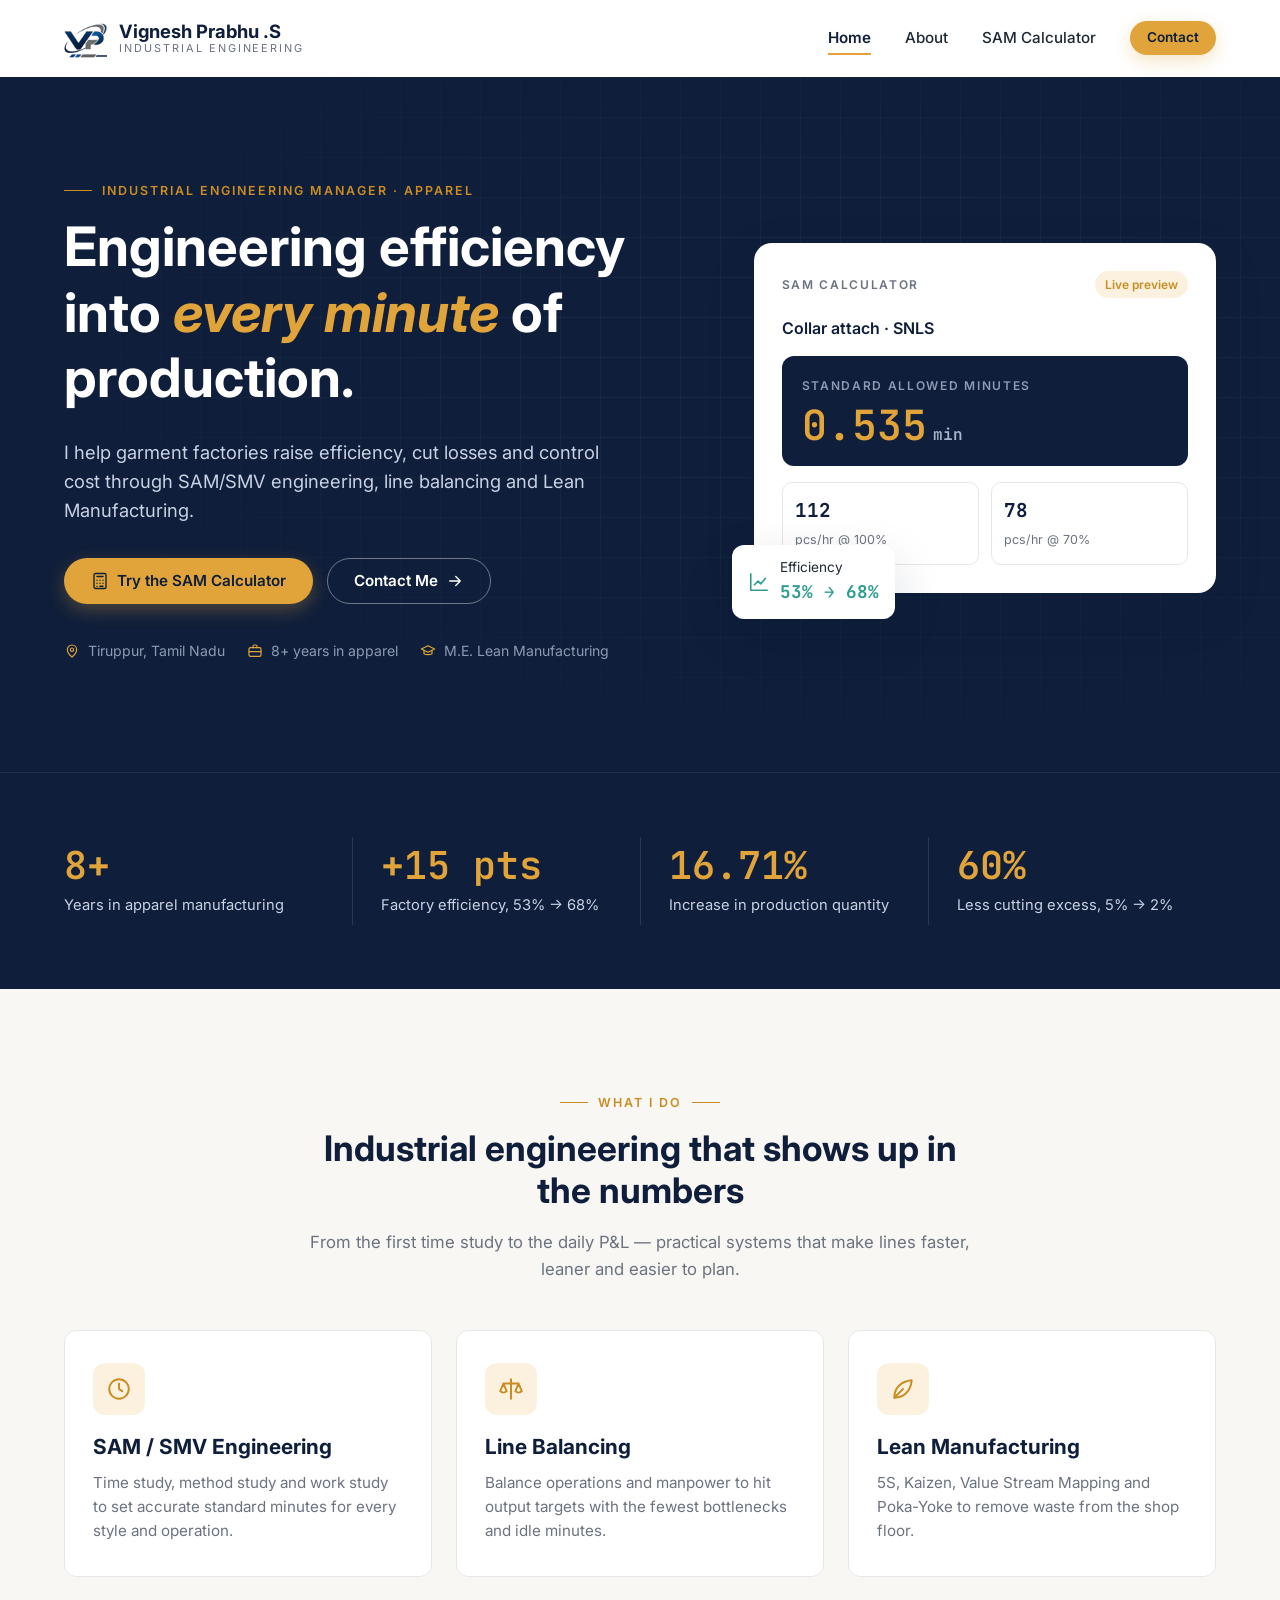
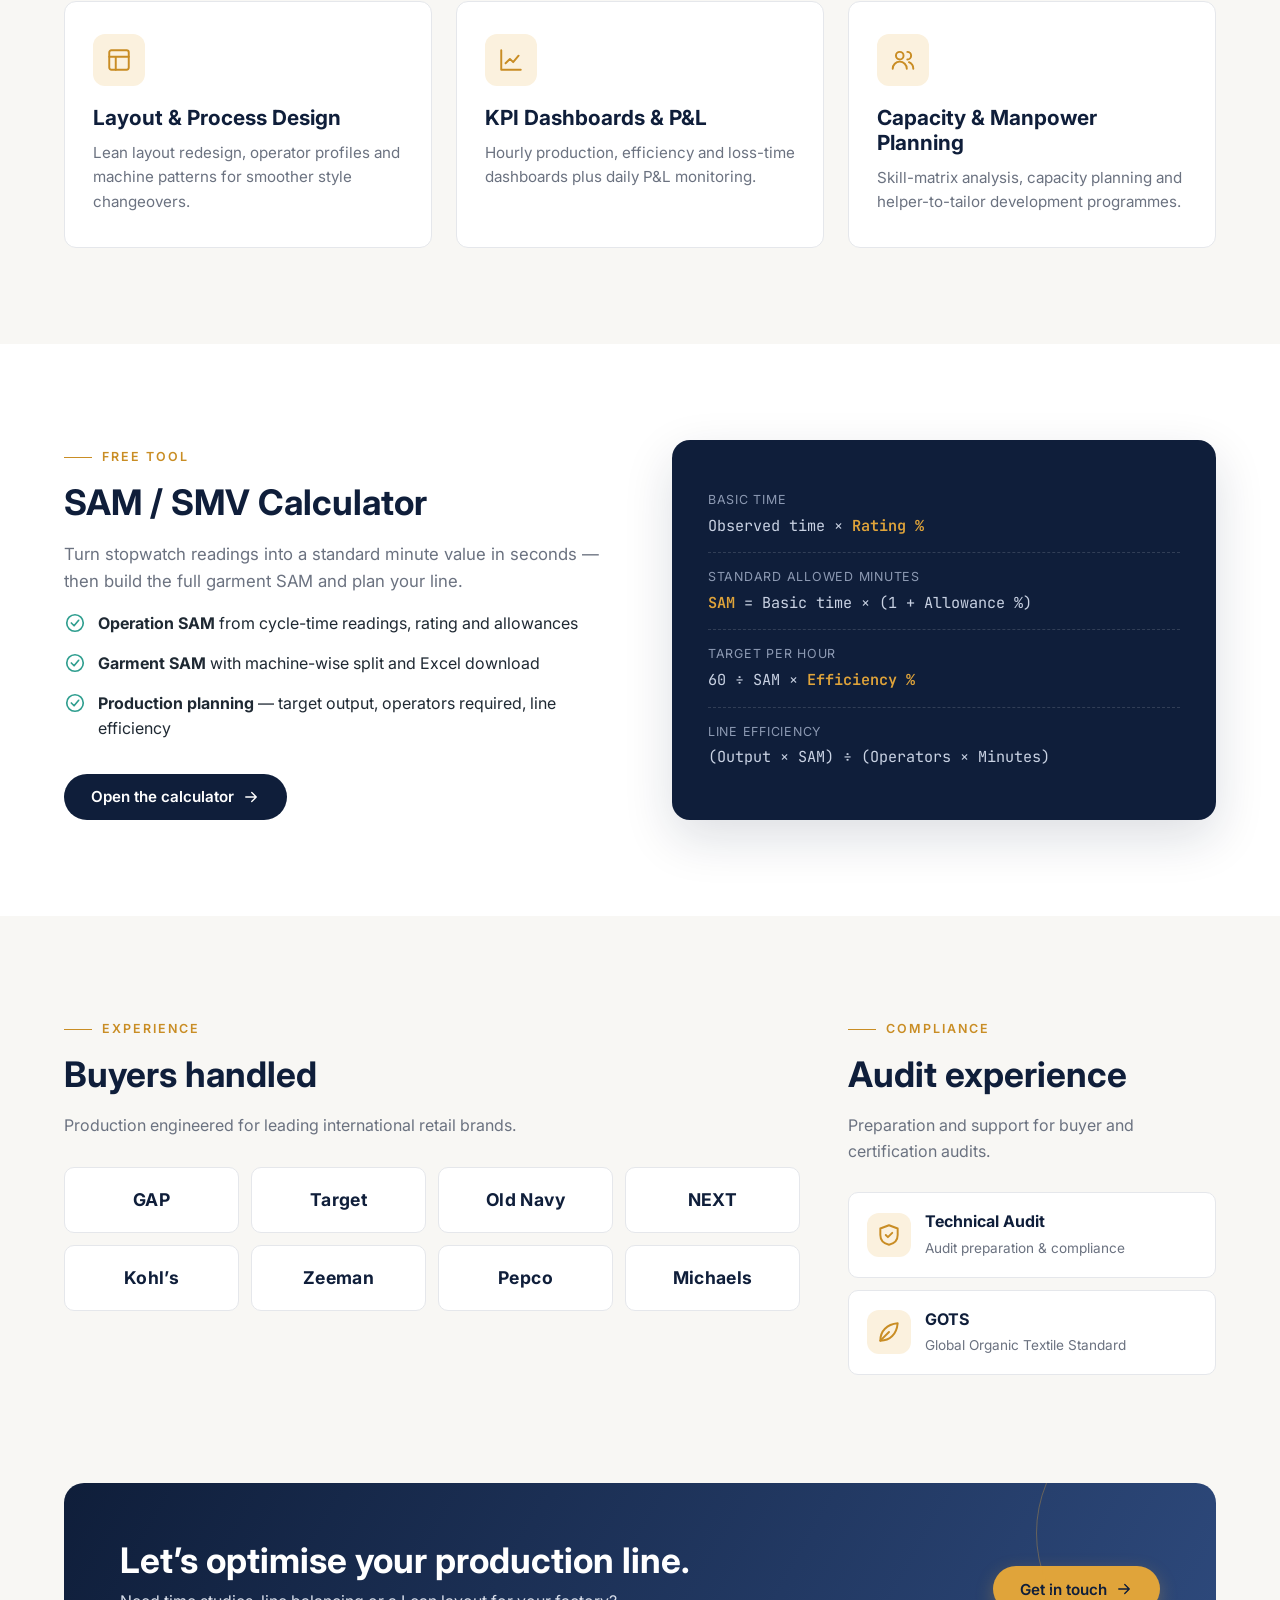
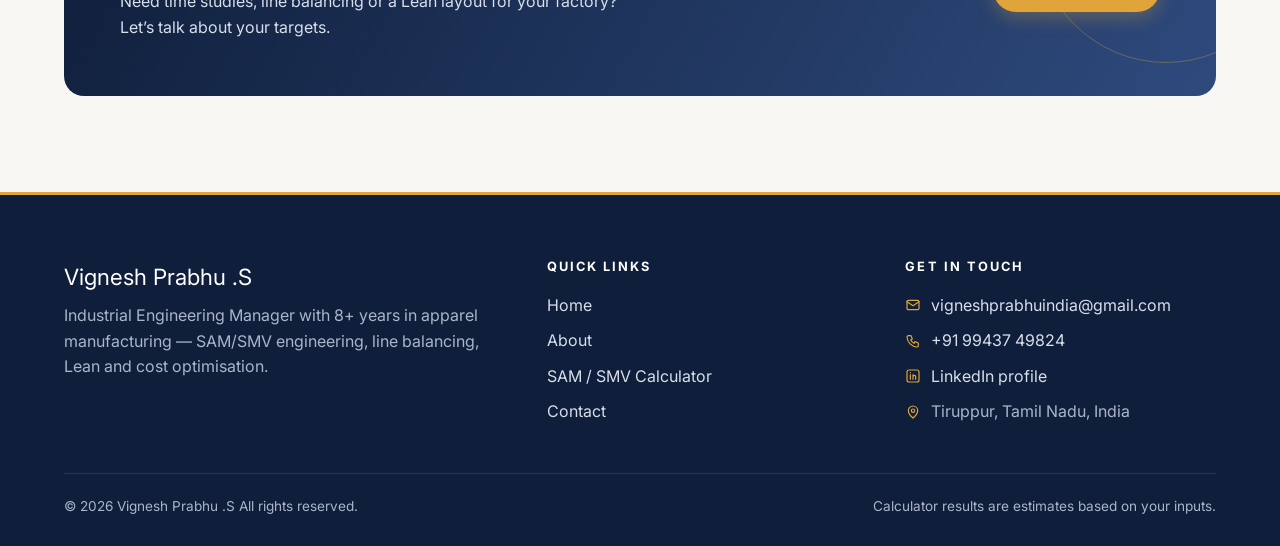
<file: index.html>
<!DOCTYPE html>
<html lang="en">
<head>
  <meta charset="UTF-8">
  <meta name="viewport" content="width=device-width, initial-scale=1.0">
  <title>Vignesh Prabhu .S | Industrial Engineering Manager — Apparel</title>
  <meta name="description" content="Industrial Engineering Manager in Tiruppur with 8+ years in apparel manufacturing: SAM/SMV, line balancing, Lean and cost optimisation. Free SAM/SMV calculator.">
  <meta name="author" content="Vignesh Prabhu .S">
  <meta name="theme-color" content="#0F1E3A">
  <meta property="og:title" content="Vignesh Prabhu .S | Industrial Engineering Manager — Apparel">
  <meta property="og:description" content="Industrial Engineering Manager in Tiruppur with 8+ years in apparel manufacturing: SAM/SMV, line balancing, Lean and cost optimisation. Free SAM/SMV calculator.">
  <meta property="og:type" content="website">
  <link rel="icon" type="image/png" href="favicon.png">
  <link rel="preconnect" href="https://fonts.googleapis.com">
  <link rel="preconnect" href="https://fonts.gstatic.com" crossorigin>
  <link href="https://fonts.googleapis.com/css2?family=Inter:wght@400;500;600;700&family=JetBrains+Mono:wght@400;500;600&family=Playfair+Display:ital,wght@0,600;0,700;1,600&display=swap" rel="stylesheet">
  <link rel="stylesheet" href="assets/css/style.css">
</head>
<body>
  <header class="site-header">
    <div class="container nav">
      <a href="index.html" class="brand" aria-label="Vignesh Prabhu .S — home">
        <img src="assets/images/logo-mark.png" alt="" width="43" height="40">
        <span class="brand-text"><span class="brand-name">Vignesh Prabhu .S</span><span class="brand-role">Industrial Engineering</span></span>
      </a>
      <button class="nav-toggle" aria-label="Open menu" aria-expanded="false" aria-controls="nav-links"><svg viewBox="0 0 24 24" fill="none" stroke="currentColor" stroke-width="1.8" stroke-linecap="round" stroke-linejoin="round" aria-hidden="true"><path d="M4 7h16M4 12h16M4 17h16"/></svg></button>
      <ul class="nav-links" id="nav-links">
        <li><a href="index.html" data-page="index.html">Home</a></li>
        <li><a href="about.html" data-page="about.html">About</a></li>
        <li><a href="sam-calculator.html" data-page="sam-calculator.html">SAM Calculator</a></li>
        <li><a href="contact.html" class="btn btn-gold btn-sm" data-page="contact.html">Contact</a></li>
      </ul>
    </div>
  </header>
  <main>

    <!-- HERO -->
    <section class="hero">
      <div class="container">
        <div>
          <span class="eyebrow">Industrial Engineering Manager · Apparel</span>
          <h1>Engineering efficiency into <em>every minute</em> of production.</h1>
          <p class="hero-lead">I help garment factories raise efficiency, cut losses and control cost through SAM/SMV engineering, line balancing and Lean Manufacturing.</p>
          <div class="hero-actions">
            <a href="sam-calculator.html" class="btn btn-gold"><svg viewBox="0 0 24 24" fill="none" stroke="currentColor" stroke-width="1.8" stroke-linecap="round" stroke-linejoin="round" aria-hidden="true"><rect x="4" y="2" width="16" height="20" rx="2"/><path d="M8 6h8M8 11h.01M12 11h.01M16 11h.01M8 15h.01M12 15h.01M16 15h.01M8 19h.01M12 19h4"/></svg> Try the SAM Calculator</a>
            <a href="contact.html" class="btn btn-outline">Contact Me <svg viewBox="0 0 24 24" fill="none" stroke="currentColor" stroke-width="1.8" stroke-linecap="round" stroke-linejoin="round" aria-hidden="true"><path d="M5 12h14M13 6l6 6-6 6"/></svg></a>
          </div>
          <div class="hero-meta">
            <span><svg viewBox="0 0 24 24" fill="none" stroke="currentColor" stroke-width="1.8" stroke-linecap="round" stroke-linejoin="round" aria-hidden="true"><path d="M12 21s-7-6.2-7-11a7 7 0 0 1 14 0c0 4.8-7 11-7 11z"/><circle cx="12" cy="10" r="2.5"/></svg> Tiruppur, Tamil Nadu</span>
            <span><svg viewBox="0 0 24 24" fill="none" stroke="currentColor" stroke-width="1.8" stroke-linecap="round" stroke-linejoin="round" aria-hidden="true"><rect x="3" y="7" width="18" height="13" rx="2"/><path d="M9 7V5a2 2 0 0 1 2-2h2a2 2 0 0 1 2 2v2M3 13h18"/></svg> 8+ years in apparel</span>
            <span><svg viewBox="0 0 24 24" fill="none" stroke="currentColor" stroke-width="1.8" stroke-linecap="round" stroke-linejoin="round" aria-hidden="true"><path d="M2 9l10-5 10 5-10 5L2 9z"/><path d="M6 11v5c3 2 9 2 12 0v-5"/></svg> M.E. Lean Manufacturing</span>
          </div>
        </div>
        <div class="reveal">
          <div class="preview-card" aria-label="Example SAM calculation">
            <div class="pc-top"><span class="pc-label">SAM Calculator</span><span class="pc-tag">Live preview</span></div>
            <div class="pc-op">Collar attach · SNLS</div>
            <div class="pc-sam"><div class="pc-label" style="color:#8d9ab3;margin-bottom:10px">Standard Allowed Minutes</div><div class="v">0.535<small>min</small></div></div>
            <div class="pc-rows">
              <div><b>112</b><span>pcs/hr @ 100%</span></div>
              <div><b>78</b><span>pcs/hr @ 70%</span></div>
            </div>
            <div class="pc-badge"><svg style="width:22px;height:22px;color:#2F9E8F" viewBox="0 0 24 24" fill="none" stroke="currentColor" stroke-width="1.8" stroke-linecap="round" stroke-linejoin="round" aria-hidden="true"><path d="M3 3v18h18"/><path d="M7 15l4-4 3 3 5-6"/></svg><span>Efficiency<br><b>53% → 68%</b></span></div>
          </div>
        </div>
      </div>
    </section>

    <!-- KEY NUMBERS -->
    <section class="section-sm bg-navy" style="border-top:1px solid rgba(255,255,255,.08)">
      <div class="container stats">
        <div class="stat"><div class="num" data-count="8" data-suffix="+">8+</div><div class="lbl">Years in apparel manufacturing</div></div>
        <div class="stat"><div class="num" data-count="15" data-prefix="+" data-suffix=" pts">+15 pts</div><div class="lbl">Factory efficiency, 53% → 68%</div></div>
        <div class="stat"><div class="num" data-count="16.71" data-dec="2" data-suffix="%">16.71%</div><div class="lbl">Increase in production quantity</div></div>
        <div class="stat"><div class="num" data-count="60" data-suffix="%">60%</div><div class="lbl">Less cutting excess, 5% → 2%</div></div>
      </div>
    </section>

    <!-- SERVICES -->
    <section class="section">
      <div class="container">
        <div class="section-head center reveal">
          <span class="eyebrow">What I do</span>
          <h2>Industrial engineering that shows up in the numbers</h2>
          <p>From the first time study to the daily P&amp;L — practical systems that make lines faster, leaner and easier to plan.</p>
        </div>
        <div class="services">
          <article class="service reveal">
            <div class="icon-box"><svg viewBox="0 0 24 24" fill="none" stroke="currentColor" stroke-width="1.8" stroke-linecap="round" stroke-linejoin="round" aria-hidden="true"><circle cx="12" cy="12" r="9"/><path d="M12 7v5l3 2"/></svg></div>
            <h3>SAM / SMV Engineering</h3>
            <p>Time study, method study and work study to set accurate standard minutes for every style and operation.</p>
          </article>
          <article class="service reveal">
            <div class="icon-box"><svg viewBox="0 0 24 24" fill="none" stroke="currentColor" stroke-width="1.8" stroke-linecap="round" stroke-linejoin="round" aria-hidden="true"><path d="M12 3v18M5 7h14M5 7l-3 7a4 4 0 0 0 6 0L5 7zM19 7l-3 7a4 4 0 0 0 6 0l-3-7z"/></svg></div>
            <h3>Line Balancing</h3>
            <p>Balance operations and manpower to hit output targets with the fewest bottlenecks and idle minutes.</p>
          </article>
          <article class="service reveal">
            <div class="icon-box"><svg viewBox="0 0 24 24" fill="none" stroke="currentColor" stroke-width="1.8" stroke-linecap="round" stroke-linejoin="round" aria-hidden="true"><path d="M4 20c0-9 6-15 16-16-1 10-7 16-16 16z"/><path d="M4 20l8-8"/></svg></div>
            <h3>Lean Manufacturing</h3>
            <p>5S, Kaizen, Value Stream Mapping and Poka-Yoke to remove waste from the shop floor.</p>
          </article>
          <article class="service reveal">
            <div class="icon-box"><svg viewBox="0 0 24 24" fill="none" stroke="currentColor" stroke-width="1.8" stroke-linecap="round" stroke-linejoin="round" aria-hidden="true"><rect x="3" y="3" width="18" height="18" rx="2"/><path d="M3 9h18M9 21V9"/></svg></div>
            <h3>Layout & Process Design</h3>
            <p>Lean layout redesign, operator profiles and machine patterns for smoother style changeovers.</p>
          </article>
          <article class="service reveal">
            <div class="icon-box"><svg viewBox="0 0 24 24" fill="none" stroke="currentColor" stroke-width="1.8" stroke-linecap="round" stroke-linejoin="round" aria-hidden="true"><path d="M3 3v18h18"/><path d="M7 15l4-4 3 3 5-6"/></svg></div>
            <h3>KPI Dashboards & P&L</h3>
            <p>Hourly production, efficiency and loss-time dashboards plus daily P&L monitoring.</p>
          </article>
          <article class="service reveal">
            <div class="icon-box"><svg viewBox="0 0 24 24" fill="none" stroke="currentColor" stroke-width="1.8" stroke-linecap="round" stroke-linejoin="round" aria-hidden="true"><circle cx="9" cy="8" r="3.5"/><path d="M2.5 20a6.5 6.5 0 0 1 13 0"/><path d="M16 4.5a3.5 3.5 0 0 1 0 7M21.5 20a6.5 6.5 0 0 0-4-6"/></svg></div>
            <h3>Capacity & Manpower Planning</h3>
            <p>Skill-matrix analysis, capacity planning and helper-to-tailor development programmes.</p>
          </article>
        </div>
      </div>
    </section>

    <!-- CALCULATOR PROMO -->
    <section class="section bg-white">
      <div class="container promo">
        <div class="reveal">
          <span class="eyebrow">Free tool</span>
          <h2>SAM / SMV Calculator</h2>
          <p style="color:var(--muted);font-size:1.05rem">Turn stopwatch readings into a standard minute value in seconds — then build the full garment SAM and plan your line.</p>
          <ul class="check-list">
            <li><svg viewBox="0 0 24 24" fill="none" stroke="currentColor" stroke-width="1.8" stroke-linecap="round" stroke-linejoin="round" aria-hidden="true"><circle cx="12" cy="12" r="9"/><path d="M8 12l3 3 5-6"/></svg><span><b>Operation SAM</b> from cycle-time readings, rating and allowances</span></li>
            <li><svg viewBox="0 0 24 24" fill="none" stroke="currentColor" stroke-width="1.8" stroke-linecap="round" stroke-linejoin="round" aria-hidden="true"><circle cx="12" cy="12" r="9"/><path d="M8 12l3 3 5-6"/></svg><span><b>Garment SAM</b> with machine-wise split and Excel download</span></li>
            <li><svg viewBox="0 0 24 24" fill="none" stroke="currentColor" stroke-width="1.8" stroke-linecap="round" stroke-linejoin="round" aria-hidden="true"><circle cx="12" cy="12" r="9"/><path d="M8 12l3 3 5-6"/></svg><span><b>Production planning</b> — target output, operators required, line efficiency</span></li>
          </ul>
          <a href="sam-calculator.html" class="btn btn-navy">Open the calculator <svg viewBox="0 0 24 24" fill="none" stroke="currentColor" stroke-width="1.8" stroke-linecap="round" stroke-linejoin="round" aria-hidden="true"><path d="M5 12h14M13 6l6 6-6 6"/></svg></a>
        </div>
        <div class="formula-card reveal">
          <div class="f-line"><span>Basic time</span>Observed time × <b>Rating %</b></div>
          <div class="f-line"><span>Standard allowed minutes</span><b>SAM</b> = Basic time × (1 + Allowance %)</div>
          <div class="f-line"><span>Target per hour</span>60 ÷ SAM × <b>Efficiency %</b></div>
          <div class="f-line"><span>Line efficiency</span>(Output × SAM) ÷ (Operators × Minutes)</div>
        </div>
      </div>
    </section>

    <!-- BUYERS -->
    <section class="section">
      <div class="container buyers">
        <div class="reveal">
          <span class="eyebrow">Experience</span>
          <h2>Buyers handled</h2>
          <p style="color:var(--muted);margin-bottom:28px">Production engineered for leading international retail brands.</p>
          <div class="buyer-grid"><div class="buyer">GAP</div><div class="buyer">Target</div><div class="buyer">Old Navy</div><div class="buyer">NEXT</div><div class="buyer">Kohl’s</div><div class="buyer">Zeeman</div><div class="buyer">Pepco</div><div class="buyer">Michaels</div></div>
        </div>
        <div class="reveal">
          <span class="eyebrow">Compliance</span>
          <h2>Audit experience</h2>
          <p style="color:var(--muted);margin-bottom:28px">Preparation and support for buyer and certification audits.</p>
          <div class="audit"><div class="icon-box"><svg viewBox="0 0 24 24" fill="none" stroke="currentColor" stroke-width="1.8" stroke-linecap="round" stroke-linejoin="round" aria-hidden="true"><path d="M12 3l8 3v6c0 5-3.5 8-8 9-4.5-1-8-4-8-9V6l8-3z"/><path d="M9 12l2 2 4-4"/></svg></div><div><b>Technical Audit</b><span>Audit preparation &amp; compliance</span></div></div>
          <div class="audit"><div class="icon-box"><svg viewBox="0 0 24 24" fill="none" stroke="currentColor" stroke-width="1.8" stroke-linecap="round" stroke-linejoin="round" aria-hidden="true"><path d="M4 20c0-9 6-15 16-16-1 10-7 16-16 16z"/><path d="M4 20l8-8"/></svg></div><div><b>GOTS</b><span>Global Organic Textile Standard</span></div></div>
        </div>
      </div>
    </section>

    <!-- CTA -->
    <section class="section" style="padding-top:0">
      <div class="container">
        <div class="cta-band reveal">
          <div>
            <h2>Let’s optimise your production line.</h2>
            <p>Need time studies, line balancing or a Lean layout for your factory? Let’s talk about your targets.</p>
          </div>
          <a href="contact.html" class="btn btn-gold">Get in touch <svg viewBox="0 0 24 24" fill="none" stroke="currentColor" stroke-width="1.8" stroke-linecap="round" stroke-linejoin="round" aria-hidden="true"><path d="M5 12h14M13 6l6 6-6 6"/></svg></a>
        </div>
      </div>
    </section>
  </main>

  <footer class="site-footer">
    <div class="container">
      <div class="footer-grid">
        <div>
          <div class="footer-brand">Vignesh Prabhu .S</div>
          <p>Industrial Engineering Manager with 8+ years in apparel manufacturing — SAM/SMV engineering, line balancing, Lean and cost optimisation.</p>
        </div>
        <div>
          <h4>Quick links</h4>
          <ul class="footer-list">
            <li><a href="index.html">Home</a></li>
            <li><a href="about.html">About</a></li>
            <li><a href="sam-calculator.html">SAM / SMV Calculator</a></li>
            <li><a href="contact.html">Contact</a></li>
          </ul>
        </div>
        <div>
          <h4>Get in touch</h4>
          <ul class="footer-list">
            <li><svg viewBox="0 0 24 24" fill="none" stroke="currentColor" stroke-width="1.8" stroke-linecap="round" stroke-linejoin="round" aria-hidden="true"><rect x="3" y="5" width="18" height="14" rx="2"/><path d="M3 7l9 6 9-6"/></svg><a data-site="email" href="#">email</a></li>
            <li><svg viewBox="0 0 24 24" fill="none" stroke="currentColor" stroke-width="1.8" stroke-linecap="round" stroke-linejoin="round" aria-hidden="true"><path d="M5 4h4l2 5-2.5 1.5a11 11 0 0 0 5 5L15 13l5 2v4a2 2 0 0 1-2 2A16 16 0 0 1 3 6a2 2 0 0 1 2-2z"/></svg><a data-site="phone" href="#">phone</a></li>
            <li><svg viewBox="0 0 24 24" fill="none" stroke="currentColor" stroke-width="1.8" stroke-linecap="round" stroke-linejoin="round" aria-hidden="true"><rect x="3" y="3" width="18" height="18" rx="3"/><path d="M8 10v7M8 7v.01M12 17v-4a2 2 0 0 1 4 0v4M12 10v7"/></svg><a data-site="linkedin" href="#">LinkedIn</a></li>
            <li><svg viewBox="0 0 24 24" fill="none" stroke="currentColor" stroke-width="1.8" stroke-linecap="round" stroke-linejoin="round" aria-hidden="true"><path d="M12 21s-7-6.2-7-11a7 7 0 0 1 14 0c0 4.8-7 11-7 11z"/><circle cx="12" cy="10" r="2.5"/></svg><span data-site="location">Tiruppur, Tamil Nadu, India</span></li>
          </ul>
        </div>
      </div>
      <div class="footer-bottom">
        <span>© <span data-year>2026</span> Vignesh Prabhu .S All rights reserved.</span>
        <span>Calculator results are estimates based on your inputs.</span>
      </div>
    </div>
  </footer>

  <script src="assets/js/main.js"></script>
</body>
</html>
</file>
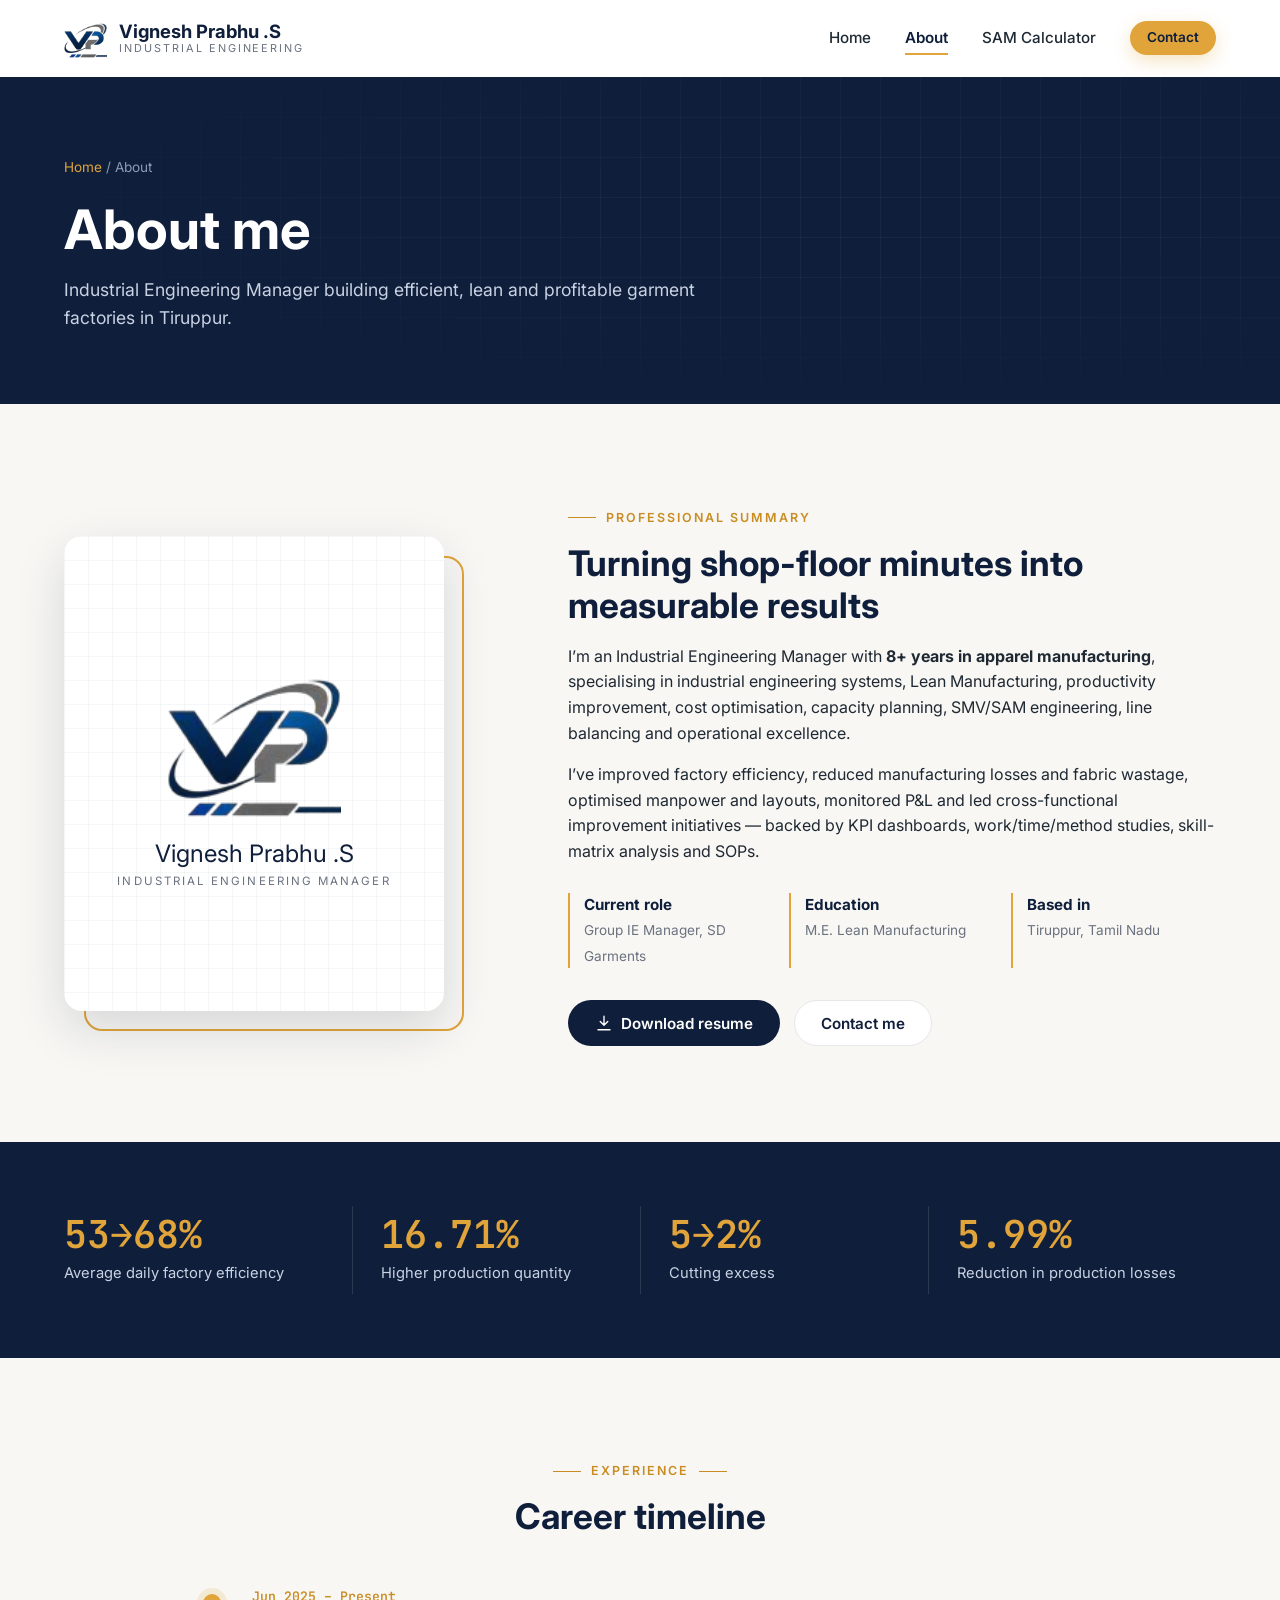
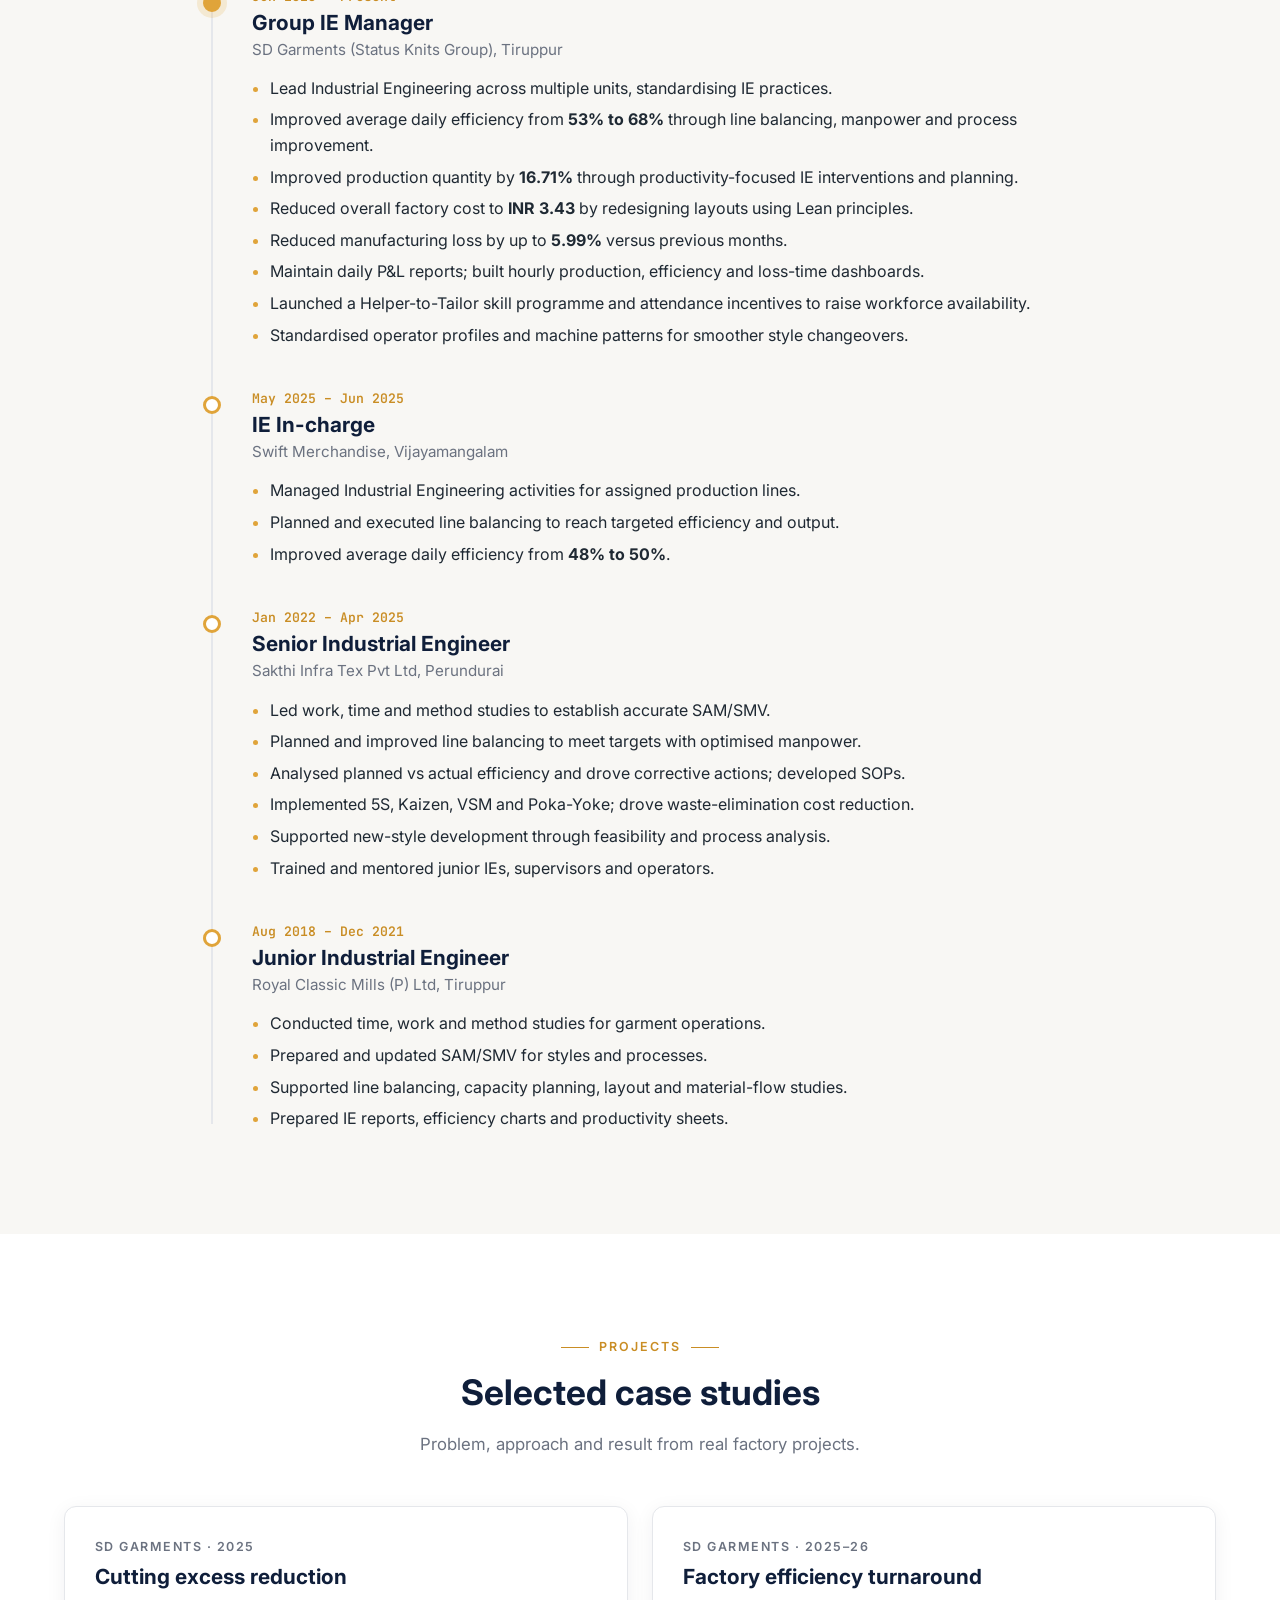
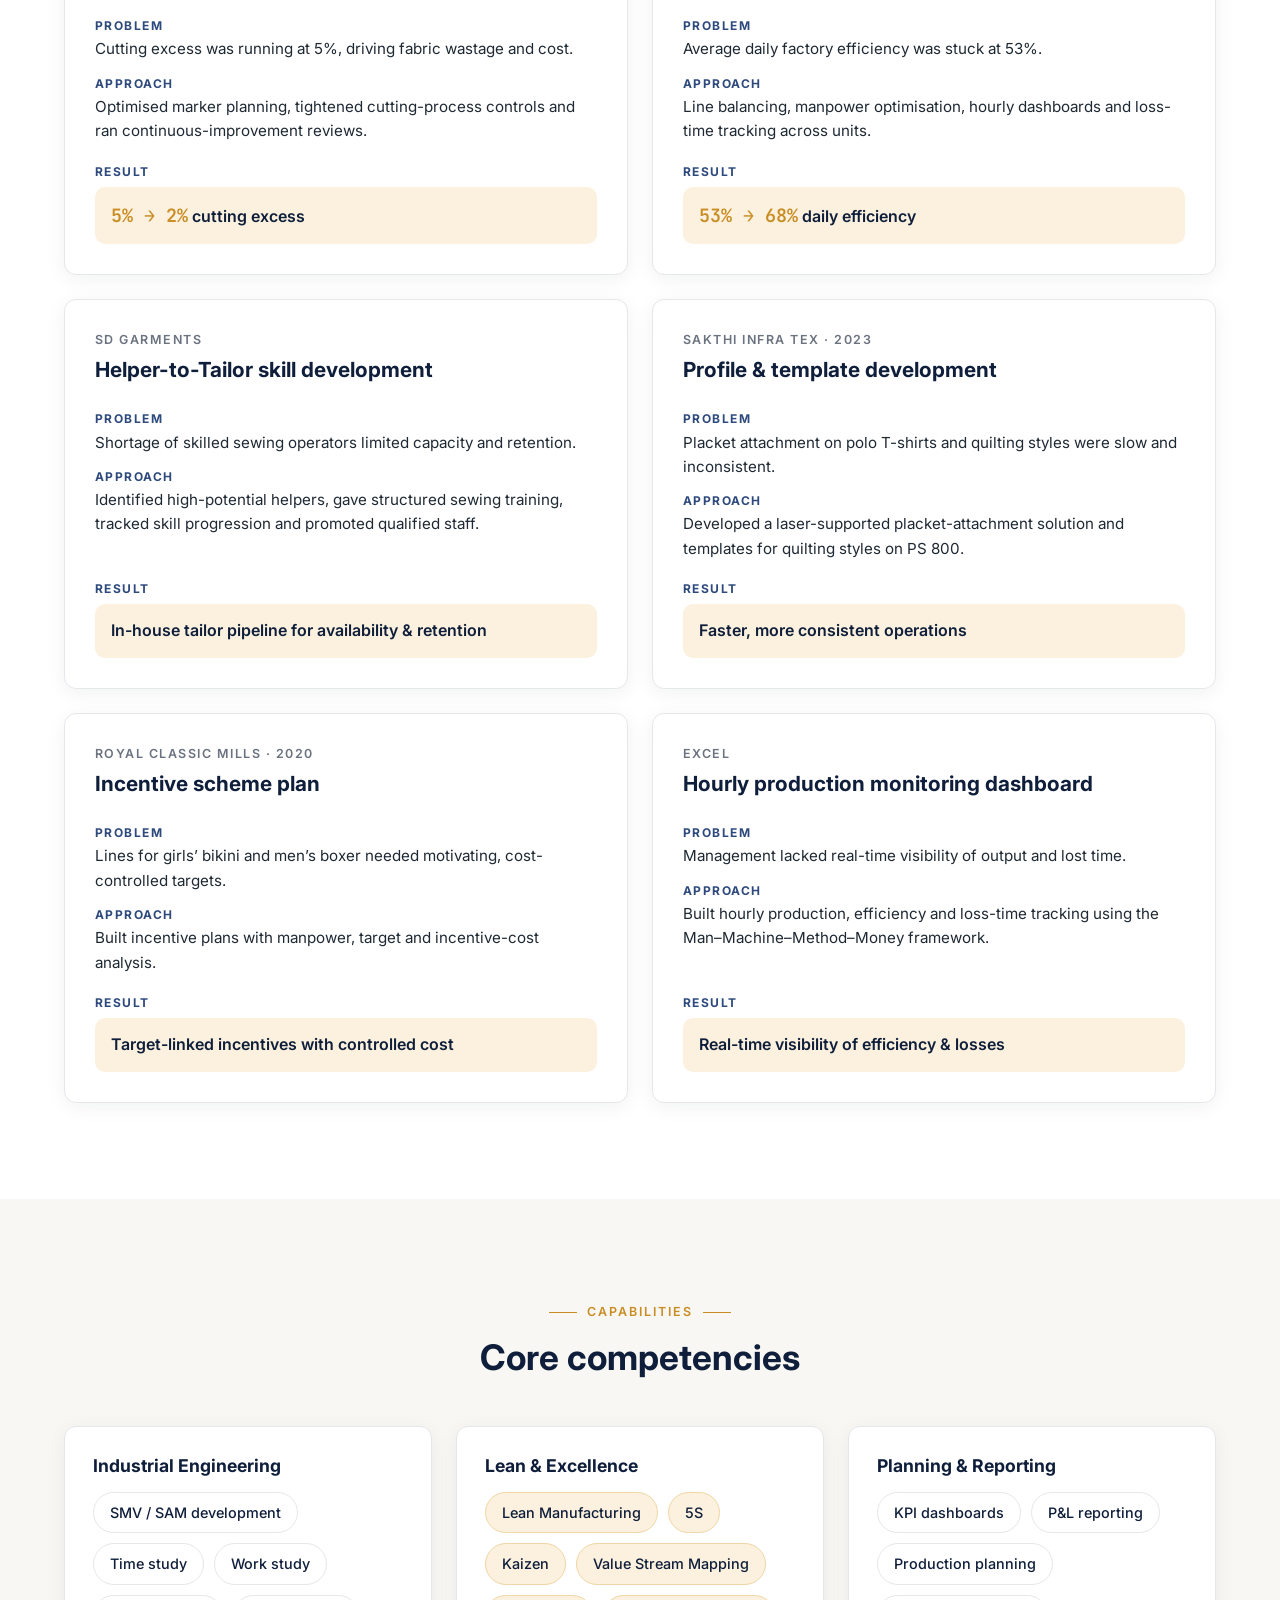
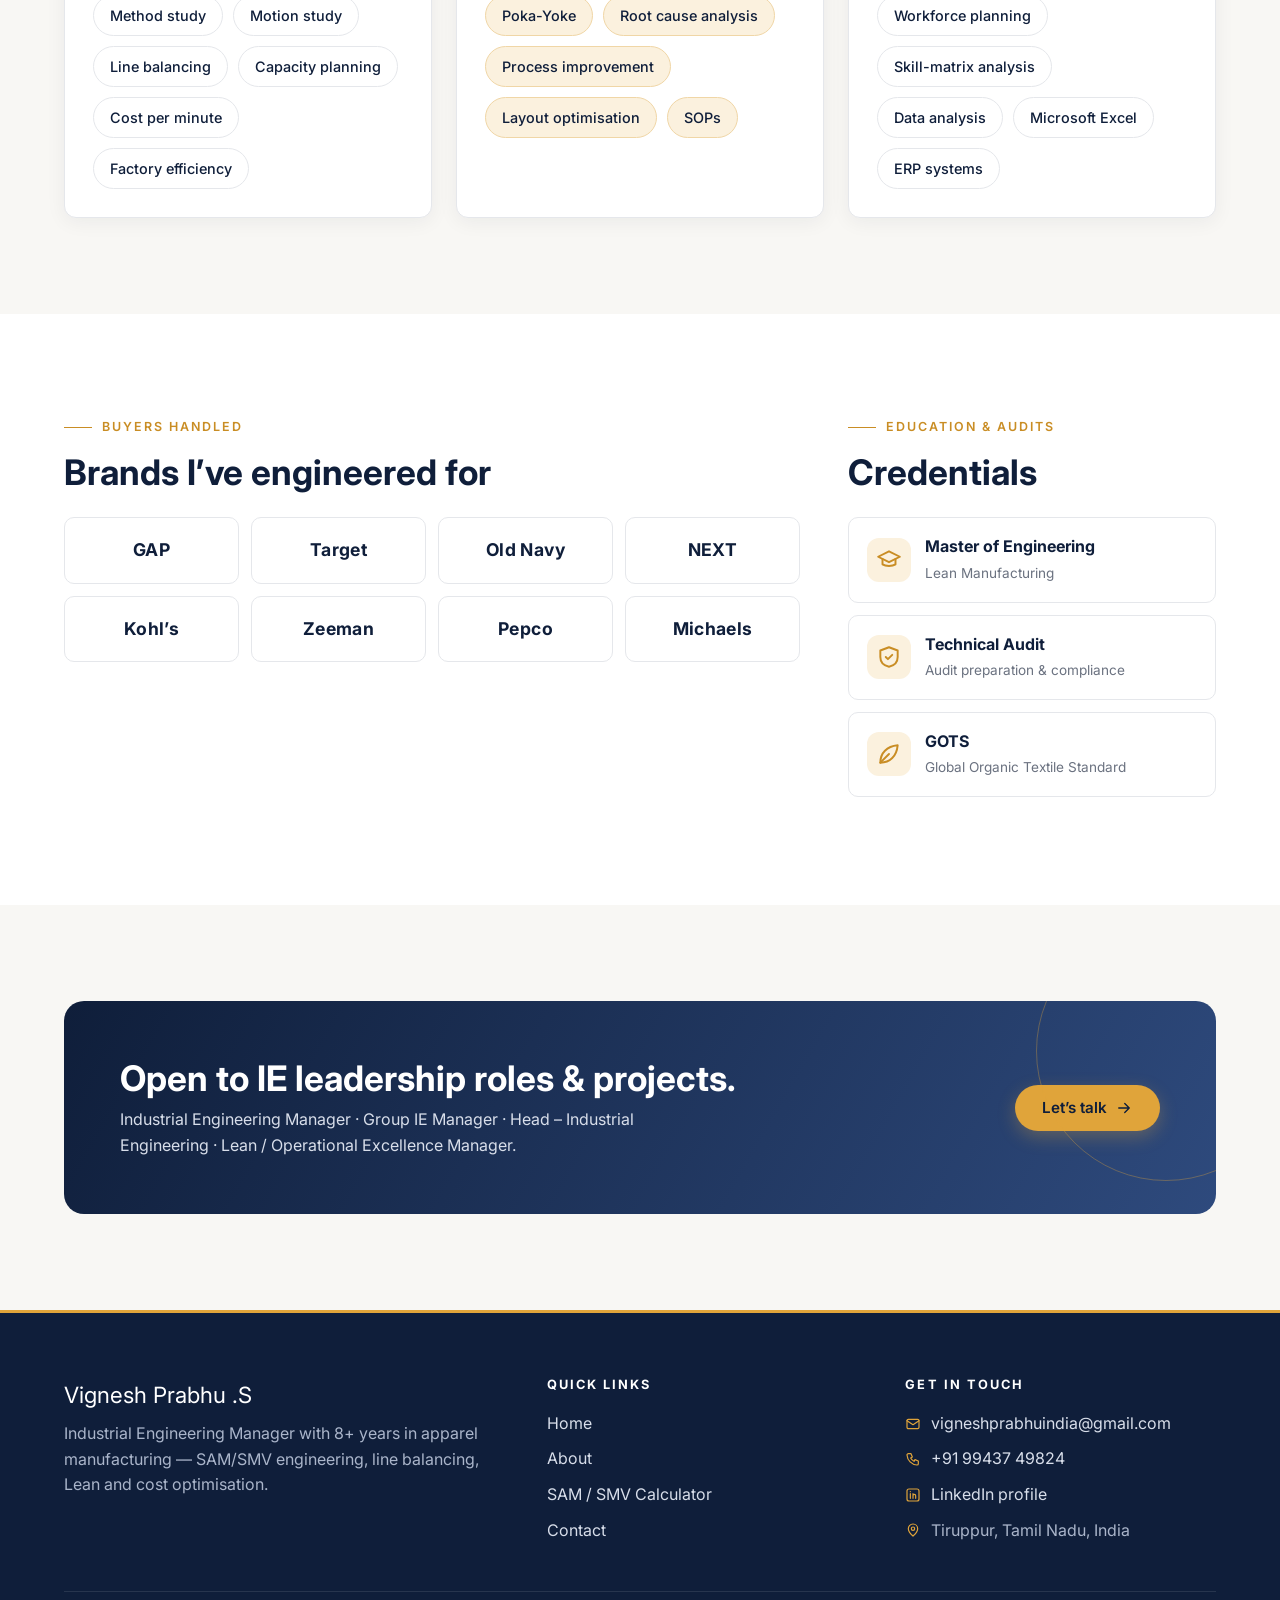
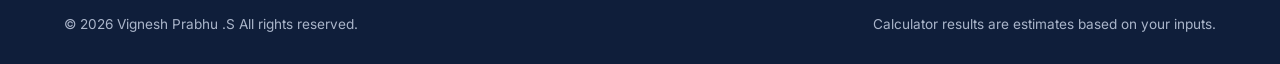
<file: about.html>
<!DOCTYPE html>
<html lang="en">
<head>
  <meta charset="UTF-8">
  <meta name="viewport" content="width=device-width, initial-scale=1.0">
  <title>About | Vignesh Prabhu .S — Industrial Engineering Manager</title>
  <meta name="description" content="8+ years in apparel manufacturing: Group IE Manager at SD Garments (Status Knits Group). Experience, projects, skills and education.">
  <meta name="author" content="Vignesh Prabhu .S">
  <meta name="theme-color" content="#0F1E3A">
  <meta property="og:title" content="About | Vignesh Prabhu .S — Industrial Engineering Manager">
  <meta property="og:description" content="8+ years in apparel manufacturing: Group IE Manager at SD Garments (Status Knits Group). Experience, projects, skills and education.">
  <meta property="og:type" content="website">
  <link rel="icon" type="image/png" href="favicon.png">
  <link rel="preconnect" href="https://fonts.googleapis.com">
  <link rel="preconnect" href="https://fonts.gstatic.com" crossorigin>
  <link href="https://fonts.googleapis.com/css2?family=Inter:wght@400;500;600;700&family=JetBrains+Mono:wght@400;500;600&family=Playfair+Display:ital,wght@0,600;0,700;1,600&display=swap" rel="stylesheet">
  <link rel="stylesheet" href="assets/css/style.css">
</head>
<body>
  <header class="site-header">
    <div class="container nav">
      <a href="index.html" class="brand" aria-label="Vignesh Prabhu .S — home">
        <img src="assets/images/logo-mark.png" alt="" width="43" height="40">
        <span class="brand-text"><span class="brand-name">Vignesh Prabhu .S</span><span class="brand-role">Industrial Engineering</span></span>
      </a>
      <button class="nav-toggle" aria-label="Open menu" aria-expanded="false" aria-controls="nav-links"><svg viewBox="0 0 24 24" fill="none" stroke="currentColor" stroke-width="1.8" stroke-linecap="round" stroke-linejoin="round" aria-hidden="true"><path d="M4 7h16M4 12h16M4 17h16"/></svg></button>
      <ul class="nav-links" id="nav-links">
        <li><a href="index.html" data-page="index.html">Home</a></li>
        <li><a href="about.html" data-page="about.html">About</a></li>
        <li><a href="sam-calculator.html" data-page="sam-calculator.html">SAM Calculator</a></li>
        <li><a href="contact.html" class="btn btn-gold btn-sm" data-page="contact.html">Contact</a></li>
      </ul>
    </div>
  </header>
  <main>

    <section class="page-hero">
      <div class="container">
        <div class="crumbs"><a href="index.html">Home</a> / About</div>
        <h1>About me</h1>
        <p>Industrial Engineering Manager building efficient, lean and profitable garment factories in Tiruppur.</p>
      </div>
    </section>

    <!-- INTRO -->
    <section class="section">
      <div class="container intro">
        <div class="portrait reveal">
          <div class="portrait-inner">
            <!-- To use your photo: save it as assets/images/profile.jpg and uncomment the next line -->
            <!-- <img class="photo" src="assets/images/profile.jpg" alt="Vignesh Prabhu .S"> -->
            <img class="mark" src="assets/images/logo-mark.png" alt="VP monogram">
            <div class="portrait-name">Vignesh Prabhu .S<small>Industrial Engineering Manager</small></div>
          </div>
        </div>
        <div class="reveal">
          <span class="eyebrow">Professional summary</span>
          <h2>Turning shop-floor minutes into measurable results</h2>
          <p>I’m an Industrial Engineering Manager with <b>8+ years in apparel manufacturing</b>, specialising in industrial engineering systems, Lean Manufacturing, productivity improvement, cost optimisation, capacity planning, SMV/SAM engineering, line balancing and operational excellence.</p>
          <p>I’ve improved factory efficiency, reduced manufacturing losses and fabric wastage, optimised manpower and layouts, monitored P&amp;L and led cross-functional improvement initiatives — backed by KPI dashboards, work/time/method studies, skill-matrix analysis and SOPs.</p>
          <div class="intro-facts">
            <div><b>Current role</b><span>Group IE Manager, SD Garments</span></div>
            <div><b>Education</b><span>M.E. Lean Manufacturing</span></div>
            <div><b>Based in</b><span>Tiruppur, Tamil Nadu</span></div>
          </div>
          <div class="hero-actions">
            <a href="assets/docs/resume.pdf" class="btn btn-navy" download><svg viewBox="0 0 24 24" fill="none" stroke="currentColor" stroke-width="1.8" stroke-linecap="round" stroke-linejoin="round" aria-hidden="true"><path d="M12 3v12M7 10l5 5 5-5M4 21h16"/></svg> Download resume</a>
            <a href="contact.html" class="btn btn-ghost">Contact me</a>
          </div>
        </div>
      </div>
    </section>

    <!-- IMPACT -->
    <section class="section-sm bg-navy">
      <div class="container stats">
        <div class="stat"><div class="num">53→68%</div><div class="lbl">Average daily factory efficiency</div></div>
        <div class="stat"><div class="num" data-count="16.71" data-dec="2" data-suffix="%">16.71%</div><div class="lbl">Higher production quantity</div></div>
        <div class="stat"><div class="num">5→2%</div><div class="lbl">Cutting excess</div></div>
        <div class="stat"><div class="num" data-count="5.99" data-dec="2" data-suffix="%">5.99%</div><div class="lbl">Reduction in production losses</div></div>
      </div>
    </section>

    <!-- EXPERIENCE -->
    <section class="section">
      <div class="container">
        <div class="section-head center reveal">
          <span class="eyebrow">Experience</span>
          <h2>Career timeline</h2>
        </div>
        <div class="timeline">
          <div class="tl-item current reveal">
            <span class="tl-dot"></span>
            <div class="tl-date">Jun 2025 – Present</div>
            <h3>Group IE Manager</h3>
            <div class="tl-co">SD Garments (Status Knits Group), Tiruppur</div>
            <ul><li>Lead Industrial Engineering across multiple units, standardising IE practices.</li><li>Improved average daily efficiency from <b>53% to 68%</b> through line balancing, manpower and process improvement.</li><li>Improved production quantity by <b>16.71%</b> through productivity-focused IE interventions and planning.</li><li>Reduced overall factory cost to <b>INR 3.43</b> by redesigning layouts using Lean principles.</li><li>Reduced manufacturing loss by up to <b>5.99%</b> versus previous months.</li><li>Maintain daily P&amp;L reports; built hourly production, efficiency and loss-time dashboards.</li><li>Launched a Helper-to-Tailor skill programme and attendance incentives to raise workforce availability.</li><li>Standardised operator profiles and machine patterns for smoother style changeovers.</li></ul>
          </div>
          <div class="tl-item reveal">
            <span class="tl-dot"></span>
            <div class="tl-date">May 2025 – Jun 2025</div>
            <h3>IE In-charge</h3>
            <div class="tl-co">Swift Merchandise, Vijayamangalam</div>
            <ul><li>Managed Industrial Engineering activities for assigned production lines.</li><li>Planned and executed line balancing to reach targeted efficiency and output.</li><li>Improved average daily efficiency from <b>48% to 50%</b>.</li></ul>
          </div>
          <div class="tl-item reveal">
            <span class="tl-dot"></span>
            <div class="tl-date">Jan 2022 – Apr 2025</div>
            <h3>Senior Industrial Engineer</h3>
            <div class="tl-co">Sakthi Infra Tex Pvt Ltd, Perundurai</div>
            <ul><li>Led work, time and method studies to establish accurate SAM/SMV.</li><li>Planned and improved line balancing to meet targets with optimised manpower.</li><li>Analysed planned vs actual efficiency and drove corrective actions; developed SOPs.</li><li>Implemented 5S, Kaizen, VSM and Poka-Yoke; drove waste-elimination cost reduction.</li><li>Supported new-style development through feasibility and process analysis.</li><li>Trained and mentored junior IEs, supervisors and operators.</li></ul>
          </div>
          <div class="tl-item reveal">
            <span class="tl-dot"></span>
            <div class="tl-date">Aug 2018 – Dec 2021</div>
            <h3>Junior Industrial Engineer</h3>
            <div class="tl-co">Royal Classic Mills (P) Ltd, Tiruppur</div>
            <ul><li>Conducted time, work and method studies for garment operations.</li><li>Prepared and updated SAM/SMV for styles and processes.</li><li>Supported line balancing, capacity planning, layout and material-flow studies.</li><li>Prepared IE reports, efficiency charts and productivity sheets.</li></ul>
          </div>
        </div>
      </div>
    </section>

    <!-- CASE STUDIES -->
    <section class="section bg-white">
      <div class="container">
        <div class="section-head center reveal">
          <span class="eyebrow">Projects</span>
          <h2>Selected case studies</h2>
          <p>Problem, approach and result from real factory projects.</p>
        </div>
        <div class="cases">
          <article class="case reveal">
            <div class="case-meta">SD Garments · 2025</div>
            <h3>Cutting excess reduction</h3>
            <dl><div><dt>Problem</dt><dd>Cutting excess was running at 5%, driving fabric wastage and cost.</dd></div><div><dt>Approach</dt><dd>Optimised marker planning, tightened cutting-process controls and ran continuous-improvement reviews.</dd></div></dl>
            <div class="result"><div style="font-size:.75rem;font-weight:700;letter-spacing:.12em;text-transform:uppercase;color:var(--slate);margin-bottom:6px">Result</div><div class="result-box"><span class="mono">5% → 2%</span> cutting excess</div></div>
          </article>
          <article class="case reveal">
            <div class="case-meta">SD Garments · 2025–26</div>
            <h3>Factory efficiency turnaround</h3>
            <dl><div><dt>Problem</dt><dd>Average daily factory efficiency was stuck at 53%.</dd></div><div><dt>Approach</dt><dd>Line balancing, manpower optimisation, hourly dashboards and loss-time tracking across units.</dd></div></dl>
            <div class="result"><div style="font-size:.75rem;font-weight:700;letter-spacing:.12em;text-transform:uppercase;color:var(--slate);margin-bottom:6px">Result</div><div class="result-box"><span class="mono">53% → 68%</span> daily efficiency</div></div>
          </article>
          <article class="case reveal">
            <div class="case-meta">SD Garments</div>
            <h3>Helper-to-Tailor skill development</h3>
            <dl><div><dt>Problem</dt><dd>Shortage of skilled sewing operators limited capacity and retention.</dd></div><div><dt>Approach</dt><dd>Identified high-potential helpers, gave structured sewing training, tracked skill progression and promoted qualified staff.</dd></div></dl>
            <div class="result"><div style="font-size:.75rem;font-weight:700;letter-spacing:.12em;text-transform:uppercase;color:var(--slate);margin-bottom:6px">Result</div><div class="result-box">In-house tailor pipeline for availability &amp; retention</div></div>
          </article>
          <article class="case reveal">
            <div class="case-meta">Sakthi Infra Tex · 2023</div>
            <h3>Profile &amp; template development</h3>
            <dl><div><dt>Problem</dt><dd>Placket attachment on polo T-shirts and quilting styles were slow and inconsistent.</dd></div><div><dt>Approach</dt><dd>Developed a laser-supported placket-attachment solution and templates for quilting styles on PS 800.</dd></div></dl>
            <div class="result"><div style="font-size:.75rem;font-weight:700;letter-spacing:.12em;text-transform:uppercase;color:var(--slate);margin-bottom:6px">Result</div><div class="result-box">Faster, more consistent operations</div></div>
          </article>
          <article class="case reveal">
            <div class="case-meta">Royal Classic Mills · 2020</div>
            <h3>Incentive scheme plan</h3>
            <dl><div><dt>Problem</dt><dd>Lines for girls’ bikini and men’s boxer needed motivating, cost-controlled targets.</dd></div><div><dt>Approach</dt><dd>Built incentive plans with manpower, target and incentive-cost analysis.</dd></div></dl>
            <div class="result"><div style="font-size:.75rem;font-weight:700;letter-spacing:.12em;text-transform:uppercase;color:var(--slate);margin-bottom:6px">Result</div><div class="result-box">Target-linked incentives with controlled cost</div></div>
          </article>
          <article class="case reveal">
            <div class="case-meta">Excel</div>
            <h3>Hourly production monitoring dashboard</h3>
            <dl><div><dt>Problem</dt><dd>Management lacked real-time visibility of output and lost time.</dd></div><div><dt>Approach</dt><dd>Built hourly production, efficiency and loss-time tracking using the Man–Machine–Method–Money framework.</dd></div></dl>
            <div class="result"><div style="font-size:.75rem;font-weight:700;letter-spacing:.12em;text-transform:uppercase;color:var(--slate);margin-bottom:6px">Result</div><div class="result-box">Real-time visibility of efficiency &amp; losses</div></div>
          </article>
        </div>
      </div>
    </section>

    <!-- SKILLS -->
    <section class="section">
      <div class="container">
        <div class="section-head center reveal">
          <span class="eyebrow">Capabilities</span>
          <h2>Core competencies</h2>
        </div>
        <div class="skills-grid">
          <div class="card reveal"><h3>Industrial Engineering</h3><ul class="pill-list"><li class="pill ">SMV / SAM development</li><li class="pill ">Time study</li><li class="pill ">Work study</li><li class="pill ">Method study</li><li class="pill ">Motion study</li><li class="pill ">Line balancing</li><li class="pill ">Capacity planning</li><li class="pill ">Cost per minute</li><li class="pill ">Factory efficiency</li></ul></div>
          <div class="card reveal"><h3>Lean &amp; Excellence</h3><ul class="pill-list"><li class="pill gold">Lean Manufacturing</li><li class="pill gold">5S</li><li class="pill gold">Kaizen</li><li class="pill gold">Value Stream Mapping</li><li class="pill gold">Poka-Yoke</li><li class="pill gold">Root cause analysis</li><li class="pill gold">Process improvement</li><li class="pill gold">Layout optimisation</li><li class="pill gold">SOPs</li></ul></div>
          <div class="card reveal"><h3>Planning &amp; Reporting</h3><ul class="pill-list"><li class="pill ">KPI dashboards</li><li class="pill ">P&amp;L reporting</li><li class="pill ">Production planning</li><li class="pill ">Workforce planning</li><li class="pill ">Skill-matrix analysis</li><li class="pill ">Data analysis</li><li class="pill ">Microsoft Excel</li><li class="pill ">ERP systems</li></ul></div>
        </div>
      </div>
    </section>

    <!-- EDUCATION / BUYERS -->
    <section class="section bg-white">
      <div class="container buyers">
        <div class="reveal">
          <span class="eyebrow">Buyers handled</span>
          <h2>Brands I’ve engineered for</h2>
          <div class="buyer-grid" style="margin-top:24px"><div class="buyer">GAP</div><div class="buyer">Target</div><div class="buyer">Old Navy</div><div class="buyer">NEXT</div><div class="buyer">Kohl’s</div><div class="buyer">Zeeman</div><div class="buyer">Pepco</div><div class="buyer">Michaels</div></div>
        </div>
        <div class="reveal">
          <span class="eyebrow">Education &amp; audits</span>
          <h2>Credentials</h2>
          <div class="audit" style="margin-top:24px"><div class="icon-box"><svg viewBox="0 0 24 24" fill="none" stroke="currentColor" stroke-width="1.8" stroke-linecap="round" stroke-linejoin="round" aria-hidden="true"><path d="M2 9l10-5 10 5-10 5L2 9z"/><path d="M6 11v5c3 2 9 2 12 0v-5"/></svg></div><div><b>Master of Engineering</b><span>Lean Manufacturing</span></div></div>
          <div class="audit"><div class="icon-box"><svg viewBox="0 0 24 24" fill="none" stroke="currentColor" stroke-width="1.8" stroke-linecap="round" stroke-linejoin="round" aria-hidden="true"><path d="M12 3l8 3v6c0 5-3.5 8-8 9-4.5-1-8-4-8-9V6l8-3z"/><path d="M9 12l2 2 4-4"/></svg></div><div><b>Technical Audit</b><span>Audit preparation &amp; compliance</span></div></div>
          <div class="audit"><div class="icon-box"><svg viewBox="0 0 24 24" fill="none" stroke="currentColor" stroke-width="1.8" stroke-linecap="round" stroke-linejoin="round" aria-hidden="true"><path d="M4 20c0-9 6-15 16-16-1 10-7 16-16 16z"/><path d="M4 20l8-8"/></svg></div><div><b>GOTS</b><span>Global Organic Textile Standard</span></div></div>
        </div>
      </div>
    </section>

    <section class="section">
      <div class="container">
        <div class="cta-band reveal">
          <div>
            <h2>Open to IE leadership roles &amp; projects.</h2>
            <p>Industrial Engineering Manager · Group IE Manager · Head – Industrial Engineering · Lean / Operational Excellence Manager.</p>
          </div>
          <a href="contact.html" class="btn btn-gold">Let’s talk <svg viewBox="0 0 24 24" fill="none" stroke="currentColor" stroke-width="1.8" stroke-linecap="round" stroke-linejoin="round" aria-hidden="true"><path d="M5 12h14M13 6l6 6-6 6"/></svg></a>
        </div>
      </div>
    </section>
  </main>

  <footer class="site-footer">
    <div class="container">
      <div class="footer-grid">
        <div>
          <div class="footer-brand">Vignesh Prabhu .S</div>
          <p>Industrial Engineering Manager with 8+ years in apparel manufacturing — SAM/SMV engineering, line balancing, Lean and cost optimisation.</p>
        </div>
        <div>
          <h4>Quick links</h4>
          <ul class="footer-list">
            <li><a href="index.html">Home</a></li>
            <li><a href="about.html">About</a></li>
            <li><a href="sam-calculator.html">SAM / SMV Calculator</a></li>
            <li><a href="contact.html">Contact</a></li>
          </ul>
        </div>
        <div>
          <h4>Get in touch</h4>
          <ul class="footer-list">
            <li><svg viewBox="0 0 24 24" fill="none" stroke="currentColor" stroke-width="1.8" stroke-linecap="round" stroke-linejoin="round" aria-hidden="true"><rect x="3" y="5" width="18" height="14" rx="2"/><path d="M3 7l9 6 9-6"/></svg><a data-site="email" href="#">email</a></li>
            <li><svg viewBox="0 0 24 24" fill="none" stroke="currentColor" stroke-width="1.8" stroke-linecap="round" stroke-linejoin="round" aria-hidden="true"><path d="M5 4h4l2 5-2.5 1.5a11 11 0 0 0 5 5L15 13l5 2v4a2 2 0 0 1-2 2A16 16 0 0 1 3 6a2 2 0 0 1 2-2z"/></svg><a data-site="phone" href="#">phone</a></li>
            <li><svg viewBox="0 0 24 24" fill="none" stroke="currentColor" stroke-width="1.8" stroke-linecap="round" stroke-linejoin="round" aria-hidden="true"><rect x="3" y="3" width="18" height="18" rx="3"/><path d="M8 10v7M8 7v.01M12 17v-4a2 2 0 0 1 4 0v4M12 10v7"/></svg><a data-site="linkedin" href="#">LinkedIn</a></li>
            <li><svg viewBox="0 0 24 24" fill="none" stroke="currentColor" stroke-width="1.8" stroke-linecap="round" stroke-linejoin="round" aria-hidden="true"><path d="M12 21s-7-6.2-7-11a7 7 0 0 1 14 0c0 4.8-7 11-7 11z"/><circle cx="12" cy="10" r="2.5"/></svg><span data-site="location">Tiruppur, Tamil Nadu, India</span></li>
          </ul>
        </div>
      </div>
      <div class="footer-bottom">
        <span>© <span data-year>2026</span> Vignesh Prabhu .S All rights reserved.</span>
        <span>Calculator results are estimates based on your inputs.</span>
      </div>
    </div>
  </footer>

  <script src="assets/js/main.js"></script>
</body>
</html>
</file>
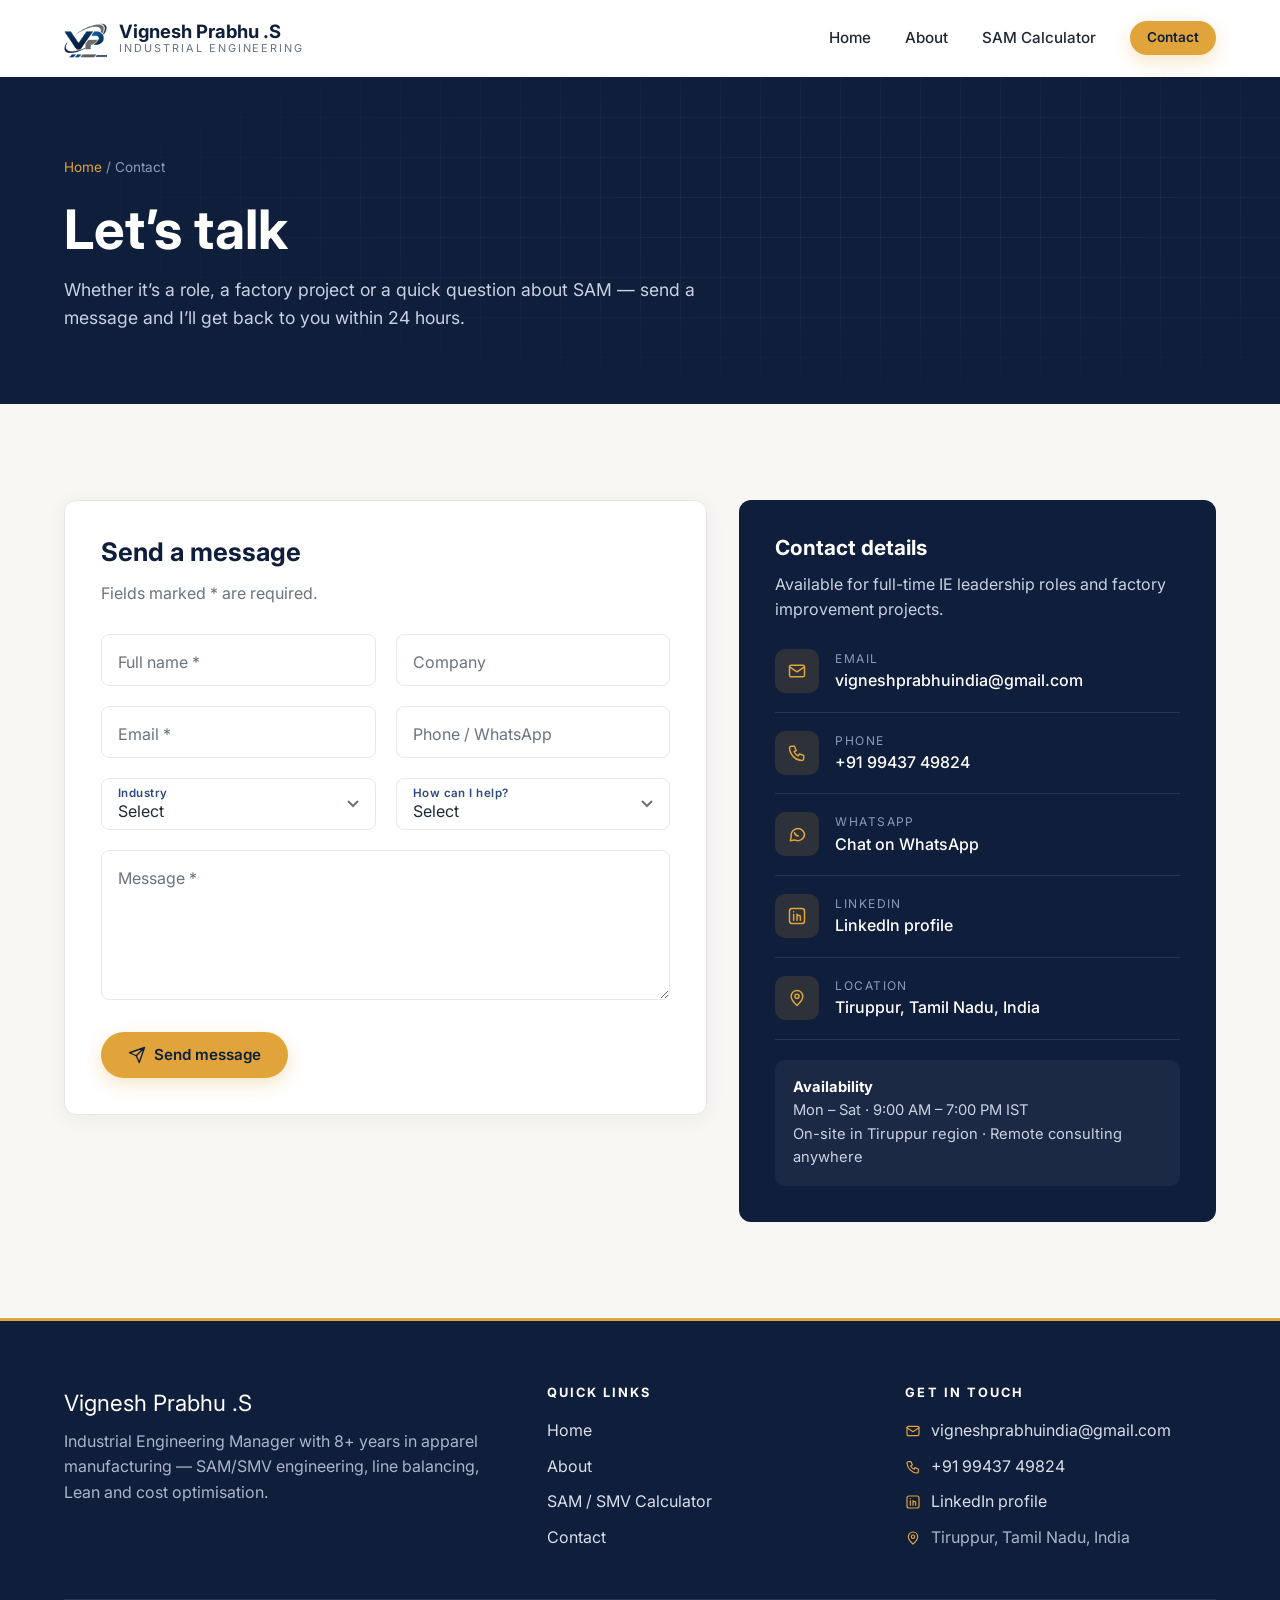
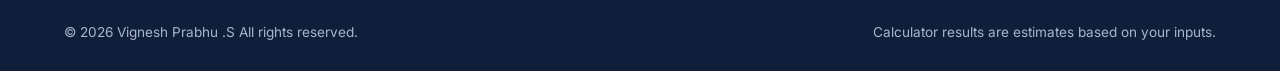
<file: contact.html>
<!DOCTYPE html>
<html lang="en">
<head>
  <meta charset="UTF-8">
  <meta name="viewport" content="width=device-width, initial-scale=1.0">
  <title>Contact | Vignesh Prabhu .S — Industrial Engineering</title>
  <meta name="description" content="Get in touch with Vignesh Prabhu .S, Industrial Engineering Manager in Tiruppur, for IE roles, time studies, line balancing and Lean projects.">
  <meta name="author" content="Vignesh Prabhu .S">
  <meta name="theme-color" content="#0F1E3A">
  <meta property="og:title" content="Contact | Vignesh Prabhu .S — Industrial Engineering">
  <meta property="og:description" content="Get in touch with Vignesh Prabhu .S, Industrial Engineering Manager in Tiruppur, for IE roles, time studies, line balancing and Lean projects.">
  <meta property="og:type" content="website">
  <link rel="icon" type="image/png" href="favicon.png">
  <link rel="preconnect" href="https://fonts.googleapis.com">
  <link rel="preconnect" href="https://fonts.gstatic.com" crossorigin>
  <link href="https://fonts.googleapis.com/css2?family=Inter:wght@400;500;600;700&family=JetBrains+Mono:wght@400;500;600&family=Playfair+Display:ital,wght@0,600;0,700;1,600&display=swap" rel="stylesheet">
  <link rel="stylesheet" href="assets/css/style.css">
</head>
<body>
  <header class="site-header">
    <div class="container nav">
      <a href="index.html" class="brand" aria-label="Vignesh Prabhu .S — home">
        <img src="assets/images/logo-mark.png" alt="" width="43" height="40">
        <span class="brand-text"><span class="brand-name">Vignesh Prabhu .S</span><span class="brand-role">Industrial Engineering</span></span>
      </a>
      <button class="nav-toggle" aria-label="Open menu" aria-expanded="false" aria-controls="nav-links"><svg viewBox="0 0 24 24" fill="none" stroke="currentColor" stroke-width="1.8" stroke-linecap="round" stroke-linejoin="round" aria-hidden="true"><path d="M4 7h16M4 12h16M4 17h16"/></svg></button>
      <ul class="nav-links" id="nav-links">
        <li><a href="index.html" data-page="index.html">Home</a></li>
        <li><a href="about.html" data-page="about.html">About</a></li>
        <li><a href="sam-calculator.html" data-page="sam-calculator.html">SAM Calculator</a></li>
        <li><a href="contact.html" class="btn btn-gold btn-sm" data-page="contact.html">Contact</a></li>
      </ul>
    </div>
  </header>
  <main>

    <section class="page-hero">
      <div class="container">
        <div class="crumbs"><a href="index.html">Home</a> / Contact</div>
        <h1>Let’s talk</h1>
        <p>Whether it’s a role, a factory project or a quick question about SAM — send a message and I’ll get back to you within 24 hours.</p>
      </div>
    </section>

    <section class="section">
      <div class="container contact-grid">
        <div class="card reveal" style="padding:36px">
          <h2 style="font-size:1.6rem">Send a message</h2>
          <p style="color:var(--muted);margin-bottom:28px">Fields marked * are required.</p>
          <form id="contactForm" novalidate>
            <div class="form-grid">
              <div class="field"><input id="name" name="name" type="text" placeholder=" " autocomplete="name" required><label for="name">Full name *</label><div class="err"></div></div>
              <div class="field"><input id="company" name="company" type="text" placeholder=" " autocomplete="organization"><label for="company">Company</label><div class="err"></div></div>
              <div class="field"><input id="email" name="email" type="email" placeholder=" " autocomplete="email" required><label for="email">Email *</label><div class="err"></div></div>
              <div class="field"><input id="phone" name="phone" type="tel" placeholder=" " autocomplete="tel"><label for="phone">Phone / WhatsApp</label><div class="err"></div></div>
              <div class="field"><select id="industry" name="industry"><option value="">Select</option><option>Knitwear / T-shirts</option><option>Woven garments</option><option>Innerwear</option><option>Kidswear</option><option>Home textiles</option><option>Other</option></select><label for="industry">Industry</label></div>
              <div class="field"><select id="service" name="service"><option value="">Select</option><option>Time study / SAM setup</option><option>Line balancing</option><option>Lean implementation</option><option>Layout redesign</option><option>KPI dashboards</option><option>Job opportunity</option><option>Other</option></select><label for="service">How can I help?</label></div>
              <div class="field full"><textarea id="message" name="message" placeholder=" " required></textarea><label for="message">Message *</label><div class="err"></div></div>
              <input type="text" name="company_website" tabindex="-1" autocomplete="off" style="position:absolute;left:-9999px" aria-hidden="true">
            </div>
            <div style="margin-top:24px"><button type="submit" class="btn btn-gold"><svg viewBox="0 0 24 24" fill="none" stroke="currentColor" stroke-width="1.8" stroke-linecap="round" stroke-linejoin="round" aria-hidden="true"><path d="M22 2L11 13M22 2l-7 20-4-9-9-4 20-7z"/></svg> Send message</button></div>
            <div class="form-status" id="formStatus" role="status"></div>
          </form>
        </div>

        <aside class="info-panel reveal">
          <h3>Contact details</h3>
          <p style="margin-bottom:8px">Available for full-time IE leadership roles and factory improvement projects.</p>
          <div class="info-item"><div class="ic"><svg viewBox="0 0 24 24" fill="none" stroke="currentColor" stroke-width="1.8" stroke-linecap="round" stroke-linejoin="round" aria-hidden="true"><rect x="3" y="5" width="18" height="14" rx="2"/><path d="M3 7l9 6 9-6"/></svg></div><div><small>Email</small><a data-site="email" href="#">email</a></div></div>
          <div class="info-item"><div class="ic"><svg viewBox="0 0 24 24" fill="none" stroke="currentColor" stroke-width="1.8" stroke-linecap="round" stroke-linejoin="round" aria-hidden="true"><path d="M5 4h4l2 5-2.5 1.5a11 11 0 0 0 5 5L15 13l5 2v4a2 2 0 0 1-2 2A16 16 0 0 1 3 6a2 2 0 0 1 2-2z"/></svg></div><div><small>Phone</small><a data-site="phone" href="#">phone</a></div></div>
          <div class="info-item"><div class="ic"><svg viewBox="0 0 24 24" fill="none" stroke="currentColor" stroke-width="1.8" stroke-linecap="round" stroke-linejoin="round" aria-hidden="true"><path d="M21 12a8 8 0 0 1-11.6 7.1L4 20l1-4.6A8 8 0 1 1 21 12z"/><path d="M9 10.5c.5 2 2 3.5 4.5 4"/></svg></div><div><small>WhatsApp</small><a data-site="whatsapp" href="#">Chat on WhatsApp</a></div></div>
          <div class="info-item"><div class="ic"><svg viewBox="0 0 24 24" fill="none" stroke="currentColor" stroke-width="1.8" stroke-linecap="round" stroke-linejoin="round" aria-hidden="true"><rect x="3" y="3" width="18" height="18" rx="3"/><path d="M8 10v7M8 7v.01M12 17v-4a2 2 0 0 1 4 0v4M12 10v7"/></svg></div><div><small>LinkedIn</small><a data-site="linkedin" href="#">LinkedIn profile</a></div></div>
          <div class="info-item"><div class="ic"><svg viewBox="0 0 24 24" fill="none" stroke="currentColor" stroke-width="1.8" stroke-linecap="round" stroke-linejoin="round" aria-hidden="true"><path d="M12 21s-7-6.2-7-11a7 7 0 0 1 14 0c0 4.8-7 11-7 11z"/><circle cx="12" cy="10" r="2.5"/></svg></div><div><small>Location</small><b data-site="location">Tiruppur, Tamil Nadu, India</b></div></div>
          <div class="hours"><b style="color:#fff">Availability</b><br>Mon – Sat · 9:00 AM – 7:00 PM IST<br>On-site in Tiruppur region · Remote consulting anywhere</div>
        </aside>
      </div>
    </section>
  </main>

  <footer class="site-footer">
    <div class="container">
      <div class="footer-grid">
        <div>
          <div class="footer-brand">Vignesh Prabhu .S</div>
          <p>Industrial Engineering Manager with 8+ years in apparel manufacturing — SAM/SMV engineering, line balancing, Lean and cost optimisation.</p>
        </div>
        <div>
          <h4>Quick links</h4>
          <ul class="footer-list">
            <li><a href="index.html">Home</a></li>
            <li><a href="about.html">About</a></li>
            <li><a href="sam-calculator.html">SAM / SMV Calculator</a></li>
            <li><a href="contact.html">Contact</a></li>
          </ul>
        </div>
        <div>
          <h4>Get in touch</h4>
          <ul class="footer-list">
            <li><svg viewBox="0 0 24 24" fill="none" stroke="currentColor" stroke-width="1.8" stroke-linecap="round" stroke-linejoin="round" aria-hidden="true"><rect x="3" y="5" width="18" height="14" rx="2"/><path d="M3 7l9 6 9-6"/></svg><a data-site="email" href="#">email</a></li>
            <li><svg viewBox="0 0 24 24" fill="none" stroke="currentColor" stroke-width="1.8" stroke-linecap="round" stroke-linejoin="round" aria-hidden="true"><path d="M5 4h4l2 5-2.5 1.5a11 11 0 0 0 5 5L15 13l5 2v4a2 2 0 0 1-2 2A16 16 0 0 1 3 6a2 2 0 0 1 2-2z"/></svg><a data-site="phone" href="#">phone</a></li>
            <li><svg viewBox="0 0 24 24" fill="none" stroke="currentColor" stroke-width="1.8" stroke-linecap="round" stroke-linejoin="round" aria-hidden="true"><rect x="3" y="3" width="18" height="18" rx="3"/><path d="M8 10v7M8 7v.01M12 17v-4a2 2 0 0 1 4 0v4M12 10v7"/></svg><a data-site="linkedin" href="#">LinkedIn</a></li>
            <li><svg viewBox="0 0 24 24" fill="none" stroke="currentColor" stroke-width="1.8" stroke-linecap="round" stroke-linejoin="round" aria-hidden="true"><path d="M12 21s-7-6.2-7-11a7 7 0 0 1 14 0c0 4.8-7 11-7 11z"/><circle cx="12" cy="10" r="2.5"/></svg><span data-site="location">Tiruppur, Tamil Nadu, India</span></li>
          </ul>
        </div>
      </div>
      <div class="footer-bottom">
        <span>© <span data-year>2026</span> Vignesh Prabhu .S All rights reserved.</span>
        <span>Calculator results are estimates based on your inputs.</span>
      </div>
    </div>
  </footer>

  <script src="assets/js/main.js"></script>
  <script src="assets/js/contact.js"></script>
</body>
</html>
</file>
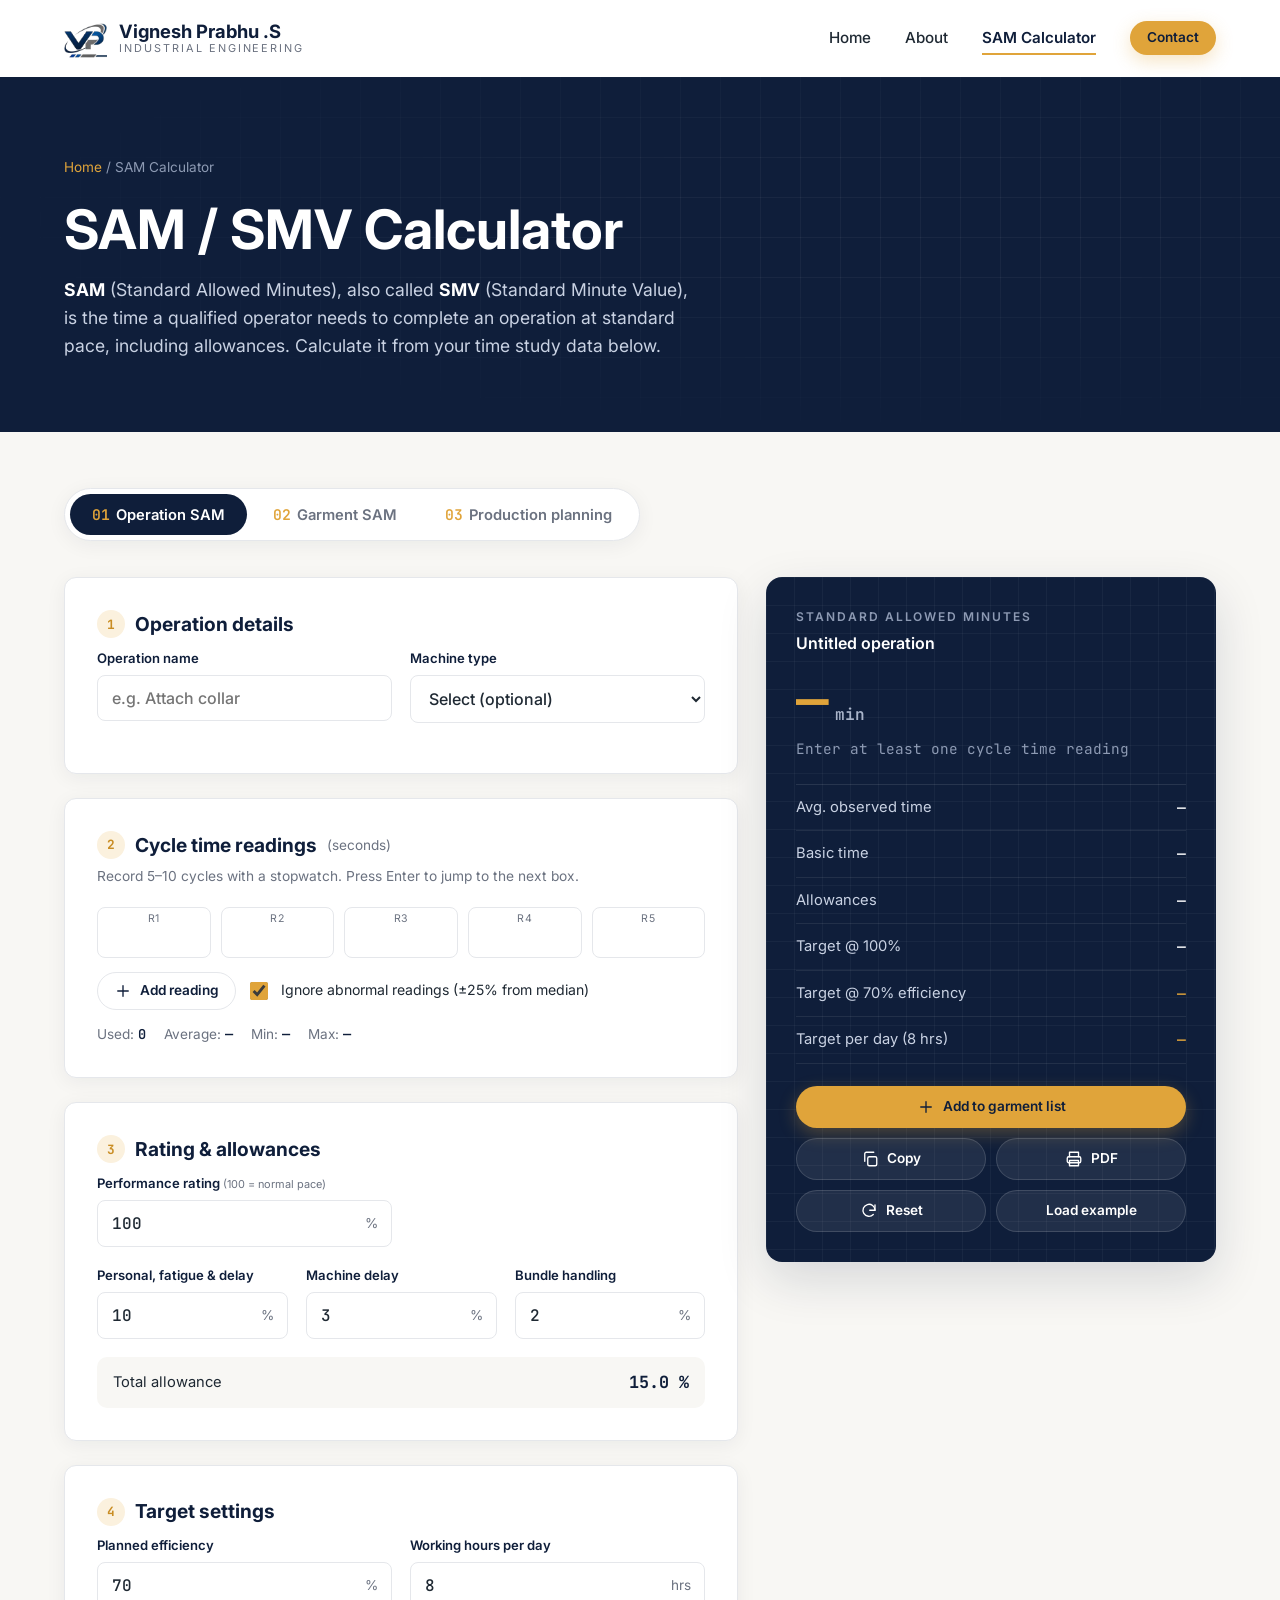
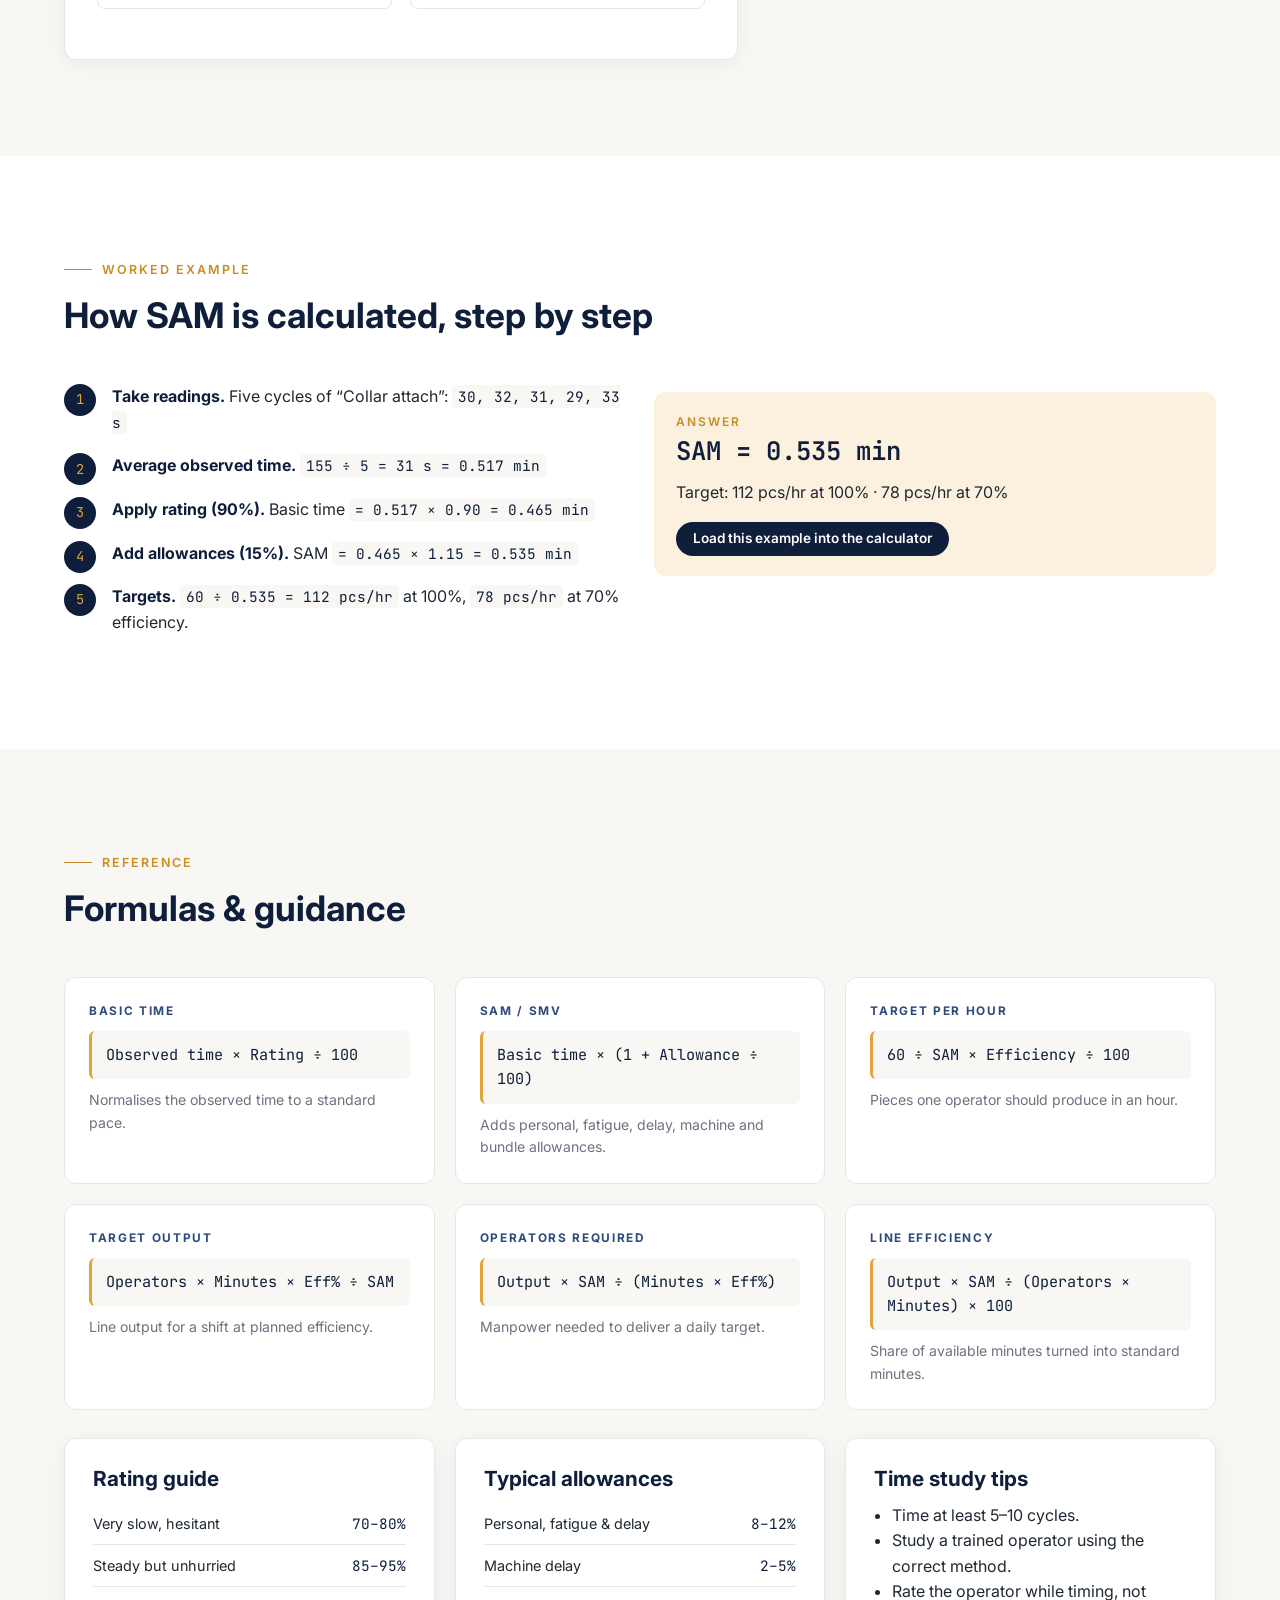
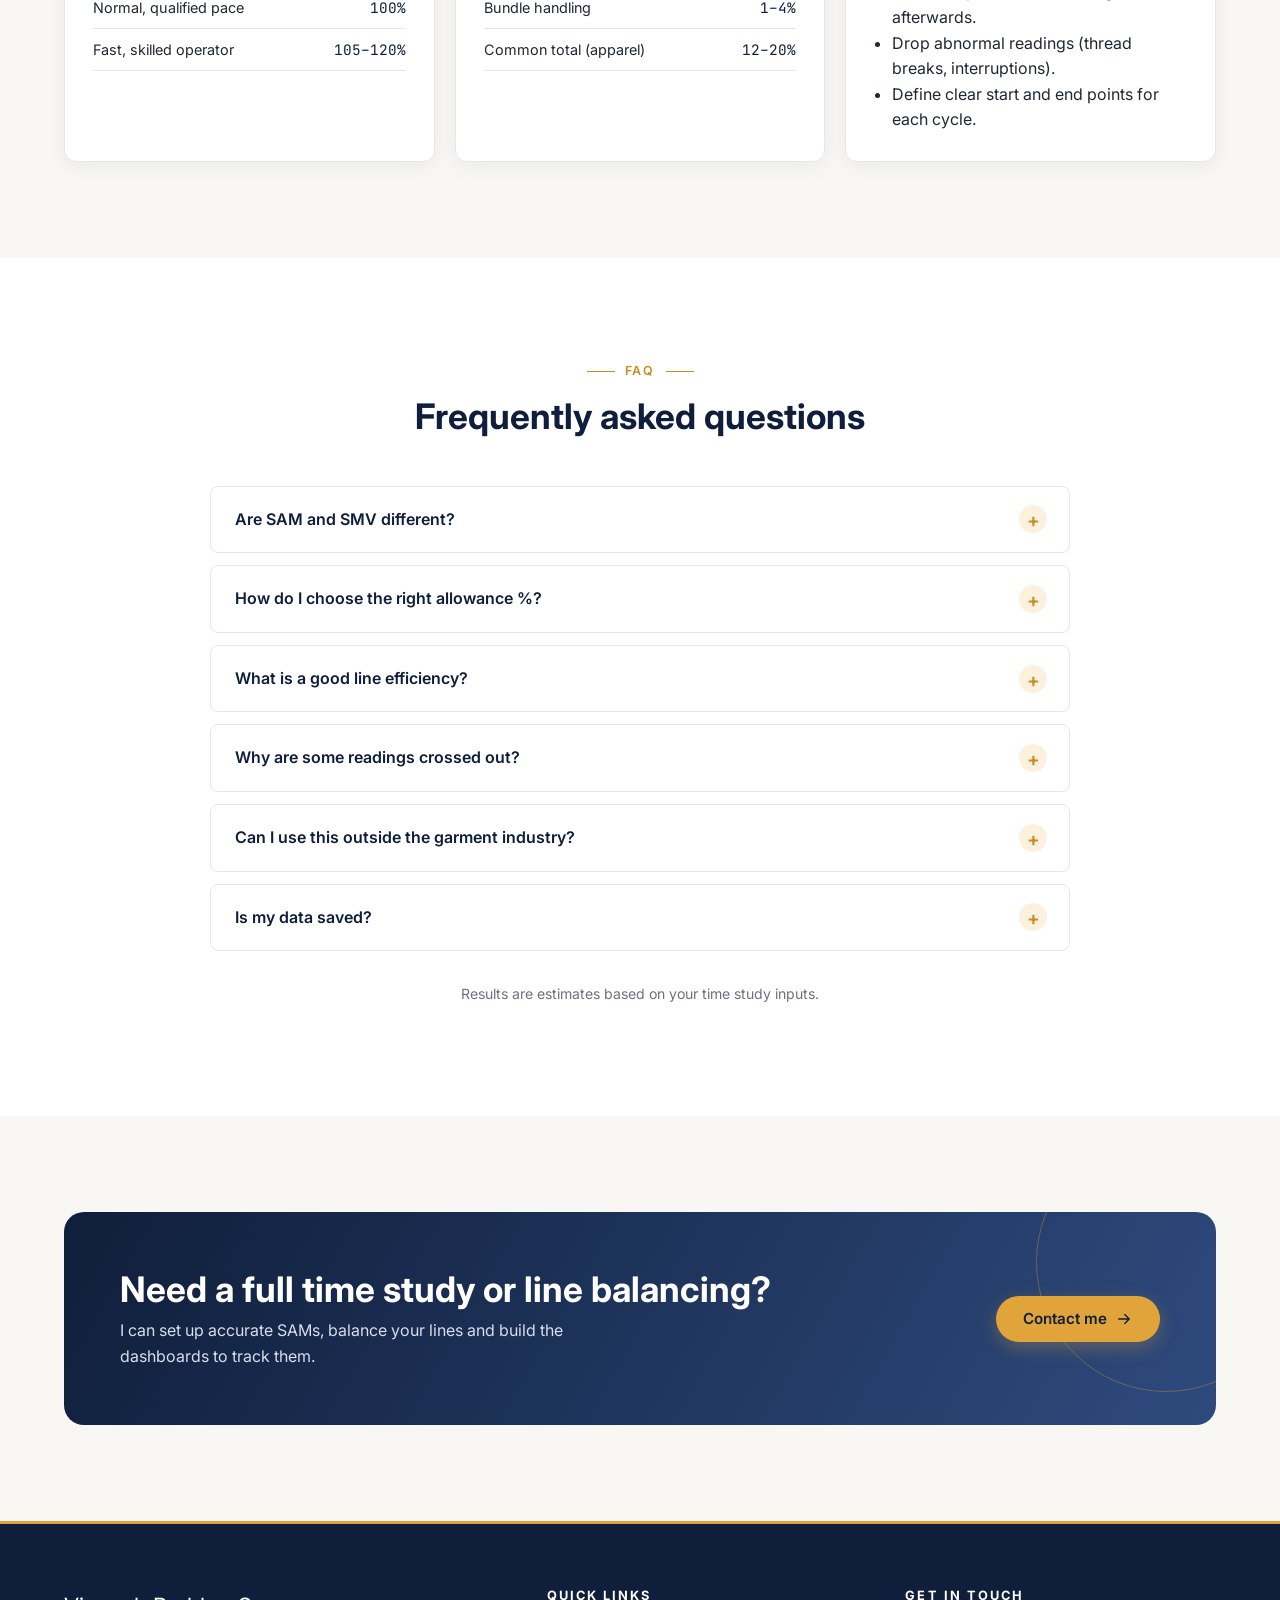
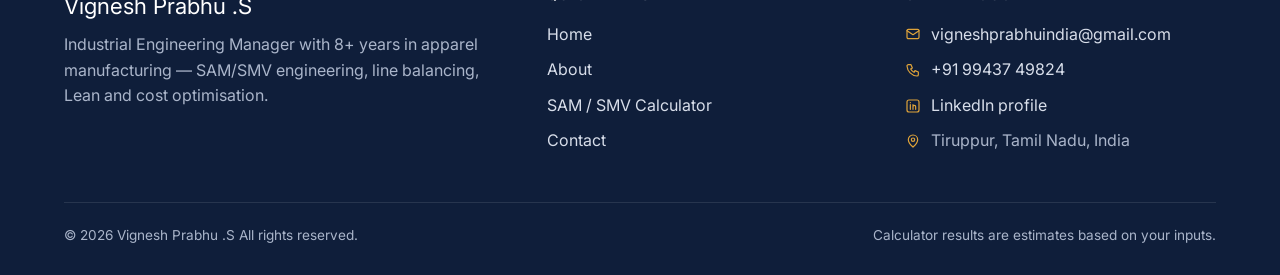
<file: sam-calculator.html>
<!DOCTYPE html>
<html lang="en">
<head>
  <meta charset="UTF-8">
  <meta name="viewport" content="width=device-width, initial-scale=1.0">
  <title>SAM / SMV Calculator for Garments | Vignesh Prabhu .S</title>
  <meta name="description" content="Free SAM / SMV calculator for apparel: calculate operation SAM from time study, total garment SAM with machine split, target output, operators required and line efficiency.">
  <meta name="author" content="Vignesh Prabhu .S">
  <meta name="theme-color" content="#0F1E3A">
  <meta property="og:title" content="SAM / SMV Calculator for Garments | Vignesh Prabhu .S">
  <meta property="og:description" content="Free SAM / SMV calculator for apparel: calculate operation SAM from time study, total garment SAM with machine split, target output, operators required and line efficiency.">
  <meta property="og:type" content="website">
  <link rel="icon" type="image/png" href="favicon.png">
  <link rel="preconnect" href="https://fonts.googleapis.com">
  <link rel="preconnect" href="https://fonts.gstatic.com" crossorigin>
  <link href="https://fonts.googleapis.com/css2?family=Inter:wght@400;500;600;700&family=JetBrains+Mono:wght@400;500;600&family=Playfair+Display:ital,wght@0,600;0,700;1,600&display=swap" rel="stylesheet">
  <link rel="stylesheet" href="assets/css/style.css">
  <link rel="stylesheet" href="assets/css/calculator.css">
</head>
<body>
  <header class="site-header">
    <div class="container nav">
      <a href="index.html" class="brand" aria-label="Vignesh Prabhu .S — home">
        <img src="assets/images/logo-mark.png" alt="" width="43" height="40">
        <span class="brand-text"><span class="brand-name">Vignesh Prabhu .S</span><span class="brand-role">Industrial Engineering</span></span>
      </a>
      <button class="nav-toggle" aria-label="Open menu" aria-expanded="false" aria-controls="nav-links"><svg viewBox="0 0 24 24" fill="none" stroke="currentColor" stroke-width="1.8" stroke-linecap="round" stroke-linejoin="round" aria-hidden="true"><path d="M4 7h16M4 12h16M4 17h16"/></svg></button>
      <ul class="nav-links" id="nav-links">
        <li><a href="index.html" data-page="index.html">Home</a></li>
        <li><a href="about.html" data-page="about.html">About</a></li>
        <li><a href="sam-calculator.html" data-page="sam-calculator.html">SAM Calculator</a></li>
        <li><a href="contact.html" class="btn btn-gold btn-sm" data-page="contact.html">Contact</a></li>
      </ul>
    </div>
  </header>
  <main>

    <section class="page-hero">
      <div class="container">
        <div class="crumbs"><a href="index.html">Home</a> / SAM Calculator</div>
        <h1>SAM / SMV Calculator</h1>
        <p><b style="color:#fff">SAM</b> (Standard Allowed Minutes), also called <b style="color:#fff">SMV</b> (Standard Minute Value), is the time a qualified operator needs to complete an operation at standard pace, including allowances. Calculate it from your time study data below.</p>
      </div>
    </section>

    <section class="section" id="calculator" style="padding-top:56px">
      <div class="container">
        <div class="tabs" role="tablist" aria-label="Calculator sections">
          <button class="tab" role="tab" data-tab="operation" aria-selected="true" aria-controls="panel-operation" id="tab-operation"><span class="n">01</span>Operation SAM</button>
          <button class="tab" role="tab" data-tab="garment" aria-selected="false" aria-controls="panel-garment" id="tab-garment" tabindex="-1"><span class="n">02</span>Garment SAM</button>
          <button class="tab" role="tab" data-tab="planning" aria-selected="false" aria-controls="panel-planning" id="tab-planning" tabindex="-1"><span class="n">03</span>Production planning</button>
        </div>

        <!-- ============ 1. OPERATION SAM ============ -->
        <div class="panel" id="panel-operation" role="tabpanel" aria-labelledby="tab-operation">
          <div class="calc-grid">
            <div>
              <div class="calc-card">
                <h3><span class="step">1</span>Operation details</h3>
                <div class="row">
                  <div class="inp"><label for="opName">Operation name</label><input autocomplete="off" id="opName" type="text" placeholder="e.g. Attach collar"></div>
                  <div class="inp"><label for="machine">Machine type</label><select autocomplete="off" id="machine"><option value="">Select (optional)</option><option>SNLS</option><option>DNLS</option><option>Overlock</option><option>Flatlock</option><option>Bartack</option><option>Buttonhole</option><option>Button sew</option><option>Kansai</option><option>Snap / Rivet</option><option>Iron / Press</option><option>Manual / Helper</option><option>Other</option></select></div>
                </div>
              </div>

              <div class="calc-card">
                <h3><span class="step">2</span>Cycle time readings <small style="font-family:var(--font-body);font-size:.85rem;color:var(--muted);font-weight:400">(seconds)</small></h3>
                <p class="hint">Record 5–10 cycles with a stopwatch. Press Enter to jump to the next box.</p>
                <div class="readings" id="readings"></div>
                <div class="inline-actions">
                  <button type="button" class="btn btn-ghost btn-sm" id="addReading"><svg viewBox="0 0 24 24" fill="none" stroke="currentColor" stroke-width="1.8" stroke-linecap="round" stroke-linejoin="round" aria-hidden="true"><path d="M12 5v14M5 12h14"/></svg> Add reading</button>
                  <label class="toggle"><input autocomplete="off" type="checkbox" id="excludeOutliers" checked> Ignore abnormal readings (±25% from median)</label>
                </div>
                <div class="readings-stats">
                  <span>Used: <b id="rsCount">0</b></span>
                  <span>Average: <b id="rsAvg">—</b></span>
                  <span>Min: <b id="rsMin">—</b></span>
                  <span>Max: <b id="rsMax">—</b></span>
                </div>
              </div>

              <div class="calc-card">
                <h3><span class="step">3</span>Rating &amp; allowances</h3>
                <div class="row">
                  <div class="inp"><label for="rating">Performance rating <small>(100 = normal pace)</small></label><div class="suffix"><input autocomplete="off" id="rating" type="number" min="1" max="200" step="1" value="100"><span>%</span></div></div>
                  <div></div>
                </div>
                <div class="row-3">
                  <div class="inp"><label for="allowPfd">Personal, fatigue &amp; delay</label><div class="suffix"><input autocomplete="off" id="allowPfd" type="number" min="0" step="0.5" value="10"><span>%</span></div></div>
                  <div class="inp"><label for="allowMachine">Machine delay</label><div class="suffix"><input autocomplete="off" id="allowMachine" type="number" min="0" step="0.5" value="3"><span>%</span></div></div>
                  <div class="inp"><label for="allowBundle">Bundle handling</label><div class="suffix"><input autocomplete="off" id="allowBundle" type="number" min="0" step="0.5" value="2"><span>%</span></div></div>
                </div>
                <div class="allow-total"><span>Total allowance</span><b id="allowTotal">15.0 %</b></div>
              </div>

              <div class="calc-card">
                <h3><span class="step">4</span>Target settings</h3>
                <div class="row">
                  <div class="inp"><label for="effPlan">Planned efficiency</label><div class="suffix"><input autocomplete="off" id="effPlan" type="number" min="1" max="150" step="1" value="70"><span>%</span></div></div>
                  <div class="inp"><label for="hoursDay">Working hours per day</label><div class="suffix"><input autocomplete="off" id="hoursDay" type="number" min="0.5" max="24" step="0.5" value="8"><span>hrs</span></div></div>
                </div>
              </div>
            </div>

            <aside class="result-panel" aria-live="polite">
              <div class="rp-label">Standard Allowed Minutes</div>
              <div class="rp-op" id="rpOp">Untitled operation</div>
              <div class="rp-sam" id="rpSam">—<small>min</small></div>
              <div class="rp-sec" id="rpSec">Enter at least one cycle time reading</div>
              <ul class="rp-list">
                <li><span>Avg. observed time</span><b id="rAvg">—</b></li>
                <li><span>Basic time</span><b id="rBasic">—</b></li>
                <li><span>Allowances</span><b id="rAllow">—</b></li>
                <li><span>Target @ 100%</span><b id="rT100">—</b></li>
                <li class="hl"><span id="rTeffLbl">Target @ 70% efficiency</span><b id="rTeff">—</b></li>
                <li class="hl"><span id="rDayLbl">Target per day (8 hrs)</span><b id="rDay">—</b></li>
              </ul>
              <div class="rp-actions">
                <button type="button" class="btn btn-gold btn-add" id="btnAdd"><svg viewBox="0 0 24 24" fill="none" stroke="currentColor" stroke-width="1.8" stroke-linecap="round" stroke-linejoin="round" aria-hidden="true"><path d="M12 5v14M5 12h14"/></svg> Add to garment list</button>
                <button type="button" class="btn btn-dim" id="btnCopy"><svg viewBox="0 0 24 24" fill="none" stroke="currentColor" stroke-width="1.8" stroke-linecap="round" stroke-linejoin="round" aria-hidden="true"><rect x="9" y="9" width="12" height="12" rx="2"/><path d="M5 15V5a2 2 0 0 1 2-2h10"/></svg> Copy</button>
                <button type="button" class="btn btn-dim" id="btnPrintOp"><svg viewBox="0 0 24 24" fill="none" stroke="currentColor" stroke-width="1.8" stroke-linecap="round" stroke-linejoin="round" aria-hidden="true"><path d="M6 9V3h12v6"/><rect x="3" y="9" width="18" height="8" rx="2"/><path d="M6 14h12v7H6z"/></svg> PDF</button>
                <button type="button" class="btn btn-dim" id="btnReset"><svg viewBox="0 0 24 24" fill="none" stroke="currentColor" stroke-width="1.8" stroke-linecap="round" stroke-linejoin="round" aria-hidden="true"><path d="M20 11a8 8 0 1 0-2.3 5.7"/><path d="M20 4v7h-7"/></svg> Reset</button>
                <button type="button" class="btn btn-dim" id="btnExample">Load example</button>
              </div>
            </aside>
          </div>
        </div>

        <!-- ============ 2. GARMENT SAM ============ -->
        <div class="panel" id="panel-garment" role="tabpanel" aria-labelledby="tab-garment" hidden>
          <div class="calc-grid">
            <div class="calc-card">
              <h3><span class="step"><svg style="width:15px;height:15px" viewBox="0 0 24 24" fill="none" stroke="currentColor" stroke-width="1.8" stroke-linecap="round" stroke-linejoin="round" aria-hidden="true"><rect x="3" y="3" width="18" height="18" rx="2"/><path d="M3 9h18M3 15h18M9 3v18"/></svg></span>Garment operation list</h3>
              <p class="hint">Add every operation of the style. Edit any cell directly — totals update instantly and are saved in this browser.</p>
              <div class="inp" style="max-width:360px"><label for="gStyle">Style / garment name</label><input autocomplete="off" id="gStyle" type="text" placeholder="e.g. Men's crew-neck T-shirt"></div>
              <div class="gtable-wrap">
                <table class="gtable">
                  <thead><tr><th>#</th><th>Operation</th><th>Machine</th><th style="text-align:right">SAM (min)</th><th></th></tr></thead>
                  <tbody id="gBody"></tbody>
                  <tfoot><tr><td></td><td colspan="2">Total garment SAM</td><td class="total" id="gTotal">0.000</td><td></td></tr></tfoot>
                </table>
              </div>
              <div class="table-actions">
                <button type="button" class="btn btn-navy btn-sm" id="gAdd"><svg viewBox="0 0 24 24" fill="none" stroke="currentColor" stroke-width="1.8" stroke-linecap="round" stroke-linejoin="round" aria-hidden="true"><path d="M12 5v14M5 12h14"/></svg> Add operation</button>
                <button type="button" class="btn btn-ghost btn-sm" id="gSample">Load sample T-shirt</button>
                <button type="button" class="btn btn-ghost btn-sm" id="gCsv"><svg viewBox="0 0 24 24" fill="none" stroke="currentColor" stroke-width="1.8" stroke-linecap="round" stroke-linejoin="round" aria-hidden="true"><path d="M12 3v12M7 10l5 5 5-5M4 21h16"/></svg> Excel (CSV)</button>
                <button type="button" class="btn btn-ghost btn-sm" id="gPrint"><svg viewBox="0 0 24 24" fill="none" stroke="currentColor" stroke-width="1.8" stroke-linecap="round" stroke-linejoin="round" aria-hidden="true"><path d="M6 9V3h12v6"/><rect x="3" y="9" width="18" height="8" rx="2"/><path d="M6 14h12v7H6z"/></svg> PDF</button>
                <button type="button" class="btn btn-ghost btn-sm" id="gClear">Clear all</button>
              </div>
            </div>

            <aside class="result-panel" aria-live="polite">
              <div class="rp-label">Total garment SAM</div>
              <div class="rp-op" id="gCount">0 operations</div>
              <div class="rp-sam" id="gTotalSide">0.000<small>min</small></div>
              <div class="rp-sec" id="gT100">—</div>
              <div class="rp-label" style="margin:6px 0 16px">Machine-wise SAM split</div>
              <ul class="split-list" id="gSplit"></ul>
              <div class="rp-actions"><button type="button" class="btn btn-gold btn-add" id="gToPlan">Use in production planning <svg viewBox="0 0 24 24" fill="none" stroke="currentColor" stroke-width="1.8" stroke-linecap="round" stroke-linejoin="round" aria-hidden="true"><path d="M5 12h14M13 6l6 6-6 6"/></svg></button></div>
            </aside>
          </div>
        </div>

        <!-- ============ 3. PLANNING ============ -->
        <div class="panel" id="panel-planning" role="tabpanel" aria-labelledby="tab-planning" hidden>
          <div class="calc-card">
            <h3><span class="step"><svg style="width:15px;height:15px" viewBox="0 0 24 24" fill="none" stroke="currentColor" stroke-width="1.8" stroke-linecap="round" stroke-linejoin="round" aria-hidden="true"><path d="M2 21h20M4 21V10l5 3V10l5 3V10l5 3v8"/><path d="M17 6V3h3v10"/></svg></span>Line inputs</h3>
            <p class="hint">Fill in what you know — each result appears as soon as its inputs are available.</p>
            <div class="row-3">
              <div class="inp"><label for="pSam">Garment SAM</label><div class="suffix"><input autocomplete="off" id="pSam" type="number" min="0" step="0.001" placeholder="e.g. 12.5"><span>min</span></div></div>
              <div class="inp"><label for="pOps">Number of operators</label><input autocomplete="off" id="pOps" type="number" min="1" step="1" value="30"></div>
              <div class="inp"><label for="pHours">Working hours per day</label><div class="suffix"><input autocomplete="off" id="pHours" type="number" min="0.5" step="0.5" value="8"><span>hrs</span></div></div>
            </div>
            <p class="inline-note"><button type="button" class="link-btn" id="pUseGarment">Use total from Garment SAM tab</button> <span id="pGarmentTotal"></span></p>
            <div class="row-3">
              <div class="inp"><label for="pEff">Planned efficiency</label><div class="suffix"><input autocomplete="off" id="pEff" type="number" min="1" max="150" step="1" value="65"><span>%</span></div></div>
              <div class="inp"><label for="pWant">Required output <small>(for operators needed)</small></label><div class="suffix"><input autocomplete="off" id="pWant" type="number" min="0" step="1" placeholder="e.g. 1200"><span>pcs</span></div></div>
              <div class="inp"><label for="pActual">Actual output <small>(for line efficiency)</small></label><div class="suffix"><input autocomplete="off" id="pActual" type="number" min="0" step="1" placeholder="e.g. 780"><span>pcs</span></div></div>
            </div>
            <div class="plan-results">
              <div class="plan-box"><div class="k">Target output</div><div class="v" id="pTarget">—</div><div class="s" id="pTargetSub"></div></div>
              <div class="plan-box"><div class="k">Operators required</div><div class="v" id="pNeed">—</div><div class="s" id="pNeedSub"></div></div>
              <div class="plan-box" id="pEffBox"><div class="k">Line efficiency</div><div class="v" id="pLine">—</div><div class="s" id="pLineSub"></div></div>
            </div>
            <div class="table-actions"><button type="button" class="btn btn-ghost btn-sm" id="pReset"><svg viewBox="0 0 24 24" fill="none" stroke="currentColor" stroke-width="1.8" stroke-linecap="round" stroke-linejoin="round" aria-hidden="true"><path d="M20 11a8 8 0 1 0-2.3 5.7"/><path d="M20 4v7h-7"/></svg> Reset</button></div>
          </div>
        </div>
      </div>
    </section>

    <!-- WORKED EXAMPLE -->
    <section class="section bg-white no-print">
      <div class="container">
        <div class="section-head reveal">
          <span class="eyebrow">Worked example</span>
          <h2>How SAM is calculated, step by step</h2>
        </div>
        <div class="example">
          <ol class="steps-list reveal">
            <li><b>Take readings.</b> Five cycles of “Collar attach”: <code>30, 32, 31, 29, 33 s</code></li>
            <li><b>Average observed time.</b> <code>155 ÷ 5 = 31 s = 0.517 min</code></li>
            <li><b>Apply rating (90%).</b> Basic time <code>= 0.517 × 0.90 = 0.465 min</code></li>
            <li><b>Add allowances (15%).</b> SAM <code>= 0.465 × 1.15 = 0.535 min</code></li>
            <li><b>Targets.</b> <code>60 ÷ 0.535 = 112 pcs/hr</code> at 100%, <code>78 pcs/hr</code> at 70% efficiency.</li>
          </ol>
          <div class="reveal">
            <div class="answer">
              <div class="rp-label" style="color:var(--gold-dark)">Answer</div>
              <div class="mono">SAM = 0.535 min</div>
              <p style="margin:8px 0 16px;color:var(--text)">Target: 112 pcs/hr at 100% · 78 pcs/hr at 70%</p>
              <button type="button" class="btn btn-navy btn-sm" data-load-example>Load this example into the calculator</button>
            </div>
          </div>
        </div>
      </div>
    </section>

    <!-- FORMULAS & GUIDANCE -->
    <section class="section no-print">
      <div class="container">
        <div class="section-head reveal">
          <span class="eyebrow">Reference</span>
          <h2>Formulas &amp; guidance</h2>
        </div>
        <div class="formulas">
          <div class="formula reveal"><div class="t">Basic time</div><div class="f">Observed time × Rating ÷ 100</div><p>Normalises the observed time to a standard pace.</p></div>
          <div class="formula reveal"><div class="t">SAM / SMV</div><div class="f">Basic time × (1 + Allowance ÷ 100)</div><p>Adds personal, fatigue, delay, machine and bundle allowances.</p></div>
          <div class="formula reveal"><div class="t">Target per hour</div><div class="f">60 ÷ SAM × Efficiency ÷ 100</div><p>Pieces one operator should produce in an hour.</p></div>
          <div class="formula reveal"><div class="t">Target output</div><div class="f">Operators × Minutes × Eff% ÷ SAM</div><p>Line output for a shift at planned efficiency.</p></div>
          <div class="formula reveal"><div class="t">Operators required</div><div class="f">Output × SAM ÷ (Minutes × Eff%)</div><p>Manpower needed to deliver a daily target.</p></div>
          <div class="formula reveal"><div class="t">Line efficiency</div><div class="f">Output × SAM ÷ (Operators × Minutes) × 100</div><p>Share of available minutes turned into standard minutes.</p></div>
        </div>

        <div class="guide-grid">
          <div class="card reveal">
            <h3>Rating guide</h3>
            <table class="gtbl">
              <tr><td>Very slow, hesitant</td><td>70–80%</td></tr>
              <tr><td>Steady but unhurried</td><td>85–95%</td></tr>
              <tr><td>Normal, qualified pace</td><td>100%</td></tr>
              <tr><td>Fast, skilled operator</td><td>105–120%</td></tr>
            </table>
          </div>
          <div class="card reveal">
            <h3>Typical allowances</h3>
            <table class="gtbl">
              <tr><td>Personal, fatigue &amp; delay</td><td>8–12%</td></tr>
              <tr><td>Machine delay</td><td>2–5%</td></tr>
              <tr><td>Bundle handling</td><td>1–4%</td></tr>
              <tr><td>Common total (apparel)</td><td>12–20%</td></tr>
            </table>
          </div>
          <div class="card reveal">
            <h3>Time study tips</h3>
            <ul style="margin:0;padding-left:18px">
              <li>Time at least 5–10 cycles.</li>
              <li>Study a trained operator using the correct method.</li>
              <li>Rate the operator while timing, not afterwards.</li>
              <li>Drop abnormal readings (thread breaks, interruptions).</li>
              <li>Define clear start and end points for each cycle.</li>
            </ul>
          </div>
        </div>
      </div>
    </section>

    <!-- FAQ -->
    <section class="section bg-white no-print">
      <div class="container">
        <div class="section-head center reveal">
          <span class="eyebrow">FAQ</span>
          <h2>Frequently asked questions</h2>
        </div>
        <div class="faq">
          <details><summary>Are SAM and SMV different?</summary><div class="ans">No. SAM (Standard Allowed Minutes) and SMV (Standard Minute Value) mean the same thing: the standard time, including allowances, to complete an operation or garment. Different factories and buyers simply use different names.</div></details>
          <details><summary>How do I choose the right allowance %?</summary><div class="ans">Most apparel factories use a total of 12–20%. Start with around 10% personal, fatigue &amp; delay, then add machine delay (2–5%) and bundle handling (1–4%) based on the machine and how work is fed. Keep allowances consistent across styles so SAMs stay comparable.</div></details>
          <details><summary>What is a good line efficiency?</summary><div class="ans">It depends on product complexity and style changes, but many garment lines run between 50% and 70%. Consistently above 65% is generally considered good; below 50% usually points to balancing, absenteeism, or loss-time issues worth investigating.</div></details>
          <details><summary>Why are some readings crossed out?</summary><div class="ans">With “Ignore abnormal readings” switched on, any reading more than 25% away from the median is excluded from the average. These are usually interruptions such as thread breaks or material shortages. Switch the option off to include every reading.</div></details>
          <details><summary>Can I use this outside the garment industry?</summary><div class="ans">Yes. The time study formulas are universal — any manual or machine-paced operation can be studied the same way. The machine list and allowance guidance are tuned for apparel, so adjust them to your process.</div></details>
          <details><summary>Is my data saved?</summary><div class="ans">The garment operation list is saved only in your own browser so it’s still there when you come back. Nothing is sent to a server.</div></details>
        </div>
        <p class="disclaimer">Results are estimates based on your time study inputs.</p>
      </div>
    </section>

    <section class="section cta-section">
      <div class="container">
        <div class="cta-band reveal">
          <div>
            <h2>Need a full time study or line balancing?</h2>
            <p>I can set up accurate SAMs, balance your lines and build the dashboards to track them.</p>
          </div>
          <a href="contact.html" class="btn btn-gold">Contact me <svg viewBox="0 0 24 24" fill="none" stroke="currentColor" stroke-width="1.8" stroke-linecap="round" stroke-linejoin="round" aria-hidden="true"><path d="M5 12h14M13 6l6 6-6 6"/></svg></a>
        </div>
      </div>
    </section>
  </main>

  <footer class="site-footer">
    <div class="container">
      <div class="footer-grid">
        <div>
          <div class="footer-brand">Vignesh Prabhu .S</div>
          <p>Industrial Engineering Manager with 8+ years in apparel manufacturing — SAM/SMV engineering, line balancing, Lean and cost optimisation.</p>
        </div>
        <div>
          <h4>Quick links</h4>
          <ul class="footer-list">
            <li><a href="index.html">Home</a></li>
            <li><a href="about.html">About</a></li>
            <li><a href="sam-calculator.html">SAM / SMV Calculator</a></li>
            <li><a href="contact.html">Contact</a></li>
          </ul>
        </div>
        <div>
          <h4>Get in touch</h4>
          <ul class="footer-list">
            <li><svg viewBox="0 0 24 24" fill="none" stroke="currentColor" stroke-width="1.8" stroke-linecap="round" stroke-linejoin="round" aria-hidden="true"><rect x="3" y="5" width="18" height="14" rx="2"/><path d="M3 7l9 6 9-6"/></svg><a data-site="email" href="#">email</a></li>
            <li><svg viewBox="0 0 24 24" fill="none" stroke="currentColor" stroke-width="1.8" stroke-linecap="round" stroke-linejoin="round" aria-hidden="true"><path d="M5 4h4l2 5-2.5 1.5a11 11 0 0 0 5 5L15 13l5 2v4a2 2 0 0 1-2 2A16 16 0 0 1 3 6a2 2 0 0 1 2-2z"/></svg><a data-site="phone" href="#">phone</a></li>
            <li><svg viewBox="0 0 24 24" fill="none" stroke="currentColor" stroke-width="1.8" stroke-linecap="round" stroke-linejoin="round" aria-hidden="true"><rect x="3" y="3" width="18" height="18" rx="3"/><path d="M8 10v7M8 7v.01M12 17v-4a2 2 0 0 1 4 0v4M12 10v7"/></svg><a data-site="linkedin" href="#">LinkedIn</a></li>
            <li><svg viewBox="0 0 24 24" fill="none" stroke="currentColor" stroke-width="1.8" stroke-linecap="round" stroke-linejoin="round" aria-hidden="true"><path d="M12 21s-7-6.2-7-11a7 7 0 0 1 14 0c0 4.8-7 11-7 11z"/><circle cx="12" cy="10" r="2.5"/></svg><span data-site="location">Tiruppur, Tamil Nadu, India</span></li>
          </ul>
        </div>
      </div>
      <div class="footer-bottom">
        <span>© <span data-year>2026</span> Vignesh Prabhu .S All rights reserved.</span>
        <span>Calculator results are estimates based on your inputs.</span>
      </div>
    </div>
  </footer>

  <script src="assets/js/main.js"></script>
  <script src="assets/js/export.js"></script>
  <script src="assets/js/sam-calculator.js"></script>
  <script src="assets/js/garment-sam.js"></script>
  <script src="assets/js/planning.js"></script>
</body>
</html>
</file>
<file: assets/css/style.css>
/* =========================================================
   Vignesh Prabhu .S — Industrial Engineering
   Common styles: tokens, base, header, footer, components
   ========================================================= */

:root {
  --navy: #0F1E3A;
  --navy-2: #16294d;
  --slate: #2E4A7D;
  --gold: #E0A43A;
  --gold-dark: #c98d24;
  --gold-soft: #fbf1de;
  --ivory: #F8F7F4;
  --white: #FFFFFF;
  --text: #1F2933;
  --muted: #6B7280;
  --border: #E5E7EB;
  --teal: #2F9E8F;
  --red: #C2413B;
  --font-head: "DM Sans", "Inter", system-ui, sans-serif;
  --font-body: "Inter", system-ui, -apple-system, "Segoe UI", sans-serif;
  --font-mono: "JetBrains Mono", "IBM Plex Mono", Consolas, monospace;
  --radius: 12px;
  --radius-sm: 8px;
  --shadow: 0 4px 20px rgba(15, 30, 58, 0.06);
  --shadow-lg: 0 18px 50px rgba(15, 30, 58, 0.14);
  --max: 1200px;
  --ease: cubic-bezier(.2, .7, .2, 1);
}

*, *::before, *::after { box-sizing: border-box; }
html { scroll-behavior: smooth; }
body {
  margin: 0;
  font-family: var(--font-body);
  font-size: 16px;
  line-height: 1.6;
  color: var(--text);
  background: var(--ivory);
  -webkit-font-smoothing: antialiased;
}
img { max-width: 100%; display: block; }
a { color: var(--slate); text-decoration: none; }
a:hover { color: var(--gold-dark); }
h1, h2, h3, h4 { font-family: var(--font-head); color: var(--navy); line-height: 1.2; margin: 0 0 .5em; font-weight: 700; }
h1 { font-size: clamp(2.2rem, 4.6vw, 3.4rem); }
h2 { font-size: clamp(1.7rem, 3vw, 2.2rem); }
h3 { font-size: 1.3rem; }
p { margin: 0 0 1em; }
.mono { font-family: var(--font-mono); }

.container { width: 100%; max-width: var(--max); margin: 0 auto; padding: 0 24px; }
.section { padding: 96px 0; }
.section-sm { padding: 64px 0; }
.bg-white { background: var(--white); }
.bg-navy { background: var(--navy); color: #d8deea; }
.bg-navy h2, .bg-navy h3 { color: var(--white); }

.eyebrow {
  display: inline-flex; align-items: center; gap: 10px;
  font-size: .78rem; letter-spacing: .16em; text-transform: uppercase;
  font-weight: 600; color: var(--gold-dark); margin-bottom: 14px;
}
.eyebrow::before { content: ""; width: 28px; height: 1px; background: currentColor; }
.section-head { max-width: 680px; margin-bottom: 48px; }
.section-head.center { margin-left: auto; margin-right: auto; text-align: center; }
.section-head.center .eyebrow::after { content: ""; width: 28px; height: 1px; background: currentColor; }
.section-head p { color: var(--muted); font-size: 1.05rem; }
.bg-navy .section-head p { color: #aab5ca; }

/* ---------- Buttons ---------- */
.btn {
  display: inline-flex; align-items: center; justify-content: center; gap: 8px;
  padding: 13px 26px; border-radius: 999px; border: 1.5px solid transparent;
  font: 600 .95rem/1 var(--font-body); cursor: pointer;
  transition: transform .2s var(--ease), background .2s, color .2s, box-shadow .2s, border-color .2s;
  white-space: nowrap;
}
.btn:hover { transform: translateY(-2px); }
.btn svg { width: 18px; height: 18px; }
.btn-gold { background: var(--gold); color: var(--navy); box-shadow: 0 6px 18px rgba(224,164,58,.3); }
.btn-gold:hover { background: var(--gold-dark); color: var(--navy); }
.btn-navy { background: var(--navy); color: var(--white); }
.btn-navy:hover { background: var(--slate); color: var(--white); }
.btn-outline { border-color: rgba(255,255,255,.4); color: var(--white); }
.btn-outline:hover { border-color: var(--gold); color: var(--gold); }
.btn-ghost { border-color: var(--border); color: var(--navy); background: var(--white); }
.btn-ghost:hover { border-color: var(--navy); color: var(--navy); }
.btn-sm { padding: 9px 16px; font-size: .85rem; }

/* ---------- Header ---------- */
.site-header {
  position: sticky; top: 0; z-index: 50;
  background: rgba(255,255,255,.96); backdrop-filter: blur(8px);
  border-bottom: 1px solid transparent; transition: box-shadow .25s, border-color .25s;
}
.site-header.scrolled { box-shadow: 0 4px 24px rgba(15,30,58,.08); border-color: var(--border); }
.nav { display: flex; align-items: center; justify-content: space-between; height: 76px; }
.brand { display: flex; align-items: center; gap: 12px; color: var(--navy); }
.brand img { height: 40px; width: auto; }
.brand-text { display: flex; flex-direction: column; line-height: 1.15; }
.brand-name { font-family: var(--font-head); font-weight: 700; font-size: 1.15rem; color: var(--navy); }
.brand-role { font-size: .68rem; letter-spacing: .18em; text-transform: uppercase; color: var(--muted); }
.nav-links { display: flex; align-items: center; gap: 34px; list-style: none; margin: 0; padding: 0; }
.nav-links a:not(.btn) {
  color: var(--text); font-weight: 500; font-size: .95rem; position: relative; padding: 6px 0;
}
.nav-links a:not(.btn)::after {
  content: ""; position: absolute; left: 0; bottom: -2px; height: 2px; width: 0;
  background: var(--gold); transition: width .25s var(--ease);
}
.nav-links a:not(.btn):hover::after, .nav-links a.active::after { width: 100%; }
.nav-links a.active { color: var(--navy); font-weight: 600; }
.nav-toggle {
  display: none; background: none; border: 0; padding: 8px; cursor: pointer; color: var(--navy);
}
.nav-toggle svg { width: 26px; height: 26px; }

/* ---------- Footer ---------- */
.site-footer { background: var(--navy); color: #aab5ca; border-top: 3px solid var(--gold); padding: 64px 0 28px; }
.footer-grid { display: grid; grid-template-columns: 1.4fr 1fr 1fr; gap: 48px; }
.site-footer h4 { color: var(--white); font-family: var(--font-body); font-size: .8rem; letter-spacing: .16em; text-transform: uppercase; margin-bottom: 18px; }
.site-footer a { color: #d8deea; }
.site-footer a:hover { color: var(--gold); }
.footer-brand { font-family: var(--font-head); color: var(--white); font-size: 1.4rem; margin-bottom: 8px; }
.footer-list { list-style: none; padding: 0; margin: 0; display: grid; gap: 10px; }
.footer-list li { display: flex; gap: 10px; align-items: center; }
.footer-list svg { width: 16px; height: 16px; color: var(--gold); flex-shrink: 0; }
.footer-bottom {
  margin-top: 48px; padding-top: 22px; border-top: 1px solid rgba(255,255,255,.1);
  display: flex; justify-content: space-between; flex-wrap: wrap; gap: 12px; font-size: .85rem;
}

/* ---------- Page hero (inner pages) ---------- */
.page-hero {
  background: var(--navy); color: #c9d2e3; padding: 80px 0 72px; position: relative; overflow: hidden;
}
.page-hero::before, .hero::before {
  content: ""; position: absolute; inset: 0; pointer-events: none;
  background-image:
    linear-gradient(rgba(255,255,255,.045) 1px, transparent 1px),
    linear-gradient(90deg, rgba(255,255,255,.045) 1px, transparent 1px);
  background-size: 40px 40px;
  mask-image: radial-gradient(ellipse at 70% 40%, #000 20%, transparent 75%);
  -webkit-mask-image: radial-gradient(ellipse at 70% 40%, #000 20%, transparent 75%);
}
.page-hero .container { position: relative; }
.page-hero h1 { color: var(--white); margin-bottom: 14px; }
.page-hero p { max-width: 640px; font-size: 1.1rem; margin: 0; }
.crumbs { font-size: .85rem; margin-bottom: 18px; color: #8d9ab3; }
.crumbs a { color: var(--gold); }

/* ---------- Cards / pills ---------- */
.card {
  background: var(--white); border: 1px solid var(--border); border-radius: var(--radius);
  box-shadow: var(--shadow); padding: 28px;
}
.pill-list { display: flex; flex-wrap: wrap; gap: 10px; list-style: none; padding: 0; margin: 0; }
.pill {
  padding: 8px 16px; border-radius: 999px; background: var(--white); border: 1px solid var(--border);
  font-size: .9rem; font-weight: 500; color: var(--navy);
}
.pill.gold { background: var(--gold-soft); border-color: #f0d6a6; }
.icon-box {
  width: 52px; height: 52px; border-radius: 12px; display: grid; place-items: center;
  background: var(--gold-soft); color: var(--gold-dark); margin-bottom: 20px;
}
.icon-box svg { width: 26px; height: 26px; }

/* ---------- CTA band ---------- */
.cta-band {
  background: linear-gradient(120deg, var(--navy) 0%, var(--slate) 100%);
  border-radius: 20px; padding: 56px; color: #d8deea;
  display: flex; align-items: center; justify-content: space-between; gap: 32px; flex-wrap: wrap;
  position: relative; overflow: hidden;
}
.cta-band::after {
  content: ""; position: absolute; right: -80px; top: -80px; width: 260px; height: 260px;
  border: 1px solid rgba(224,164,58,.35); border-radius: 50%;
}
.cta-band h2 { color: var(--white); margin-bottom: 8px; }
.cta-band p { margin: 0; max-width: 520px; }

/* ---------- Reveal animation ---------- */
.reveal { opacity: 0; transform: translateY(24px); transition: opacity .7s var(--ease), transform .7s var(--ease); }
.reveal.visible { opacity: 1; transform: none; }
@media (prefers-reduced-motion: reduce) {
  .reveal { opacity: 1; transform: none; transition: none; }
  html { scroll-behavior: auto; }
}

/* =========================================================
   HOME
   ========================================================= */
.hero { background: var(--navy); color: #c9d2e3; position: relative; overflow: hidden; padding: 96px 0 110px; }
.hero .container { position: relative; display: grid; grid-template-columns: 1.15fr .85fr; gap: 64px; align-items: center; }
.hero h1 { color: var(--white); }
.hero h1 em { font-style: italic; color: var(--gold); }
.hero-lead { font-size: 1.15rem; max-width: 560px; margin-bottom: 32px; }
.hero-actions { display: flex; gap: 14px; flex-wrap: wrap; }
.hero-meta { display: flex; gap: 22px; flex-wrap: wrap; margin-top: 36px; font-size: .88rem; color: #8d9ab3; }
.hero-meta span { display: inline-flex; align-items: center; gap: 8px; }
.hero-meta svg { width: 16px; height: 16px; color: var(--gold); }

.preview-card {
  background: var(--white); color: var(--text); border-radius: 18px; padding: 28px;
  box-shadow: var(--shadow-lg); position: relative; animation: float 6s ease-in-out infinite;
}
@keyframes float { 50% { transform: translateY(-10px); } }
@media (prefers-reduced-motion: reduce) { .preview-card { animation: none; } }
.preview-card .pc-top { display: flex; justify-content: space-between; align-items: center; margin-bottom: 18px; }
.pc-label { font-size: .75rem; letter-spacing: .14em; text-transform: uppercase; color: var(--muted); font-weight: 600; }
.pc-tag { font-size: .75rem; background: var(--gold-soft); color: var(--gold-dark); padding: 4px 10px; border-radius: 999px; font-weight: 600; }
.pc-op { font-weight: 600; color: var(--navy); margin-bottom: 14px; }
.pc-sam { background: var(--navy); border-radius: 12px; padding: 20px; color: #aab5ca; margin-bottom: 16px; }
.pc-sam .v { font-family: var(--font-mono); font-size: 2.6rem; color: var(--gold); font-weight: 600; line-height: 1; }
.pc-sam .v small { font-size: 1rem; color: #aab5ca; margin-left: 6px; }
.pc-rows { display: grid; grid-template-columns: 1fr 1fr; gap: 12px; }
.pc-rows div { border: 1px solid var(--border); border-radius: 10px; padding: 12px; }
.pc-rows b { display: block; font-family: var(--font-mono); font-size: 1.2rem; color: var(--navy); }
.pc-rows span { font-size: .78rem; color: var(--muted); }
.pc-badge {
  position: absolute; left: -22px; bottom: -26px; background: var(--white); border-radius: 12px;
  padding: 12px 16px; box-shadow: var(--shadow-lg); display: flex; gap: 10px; align-items: center; font-size: .85rem;
}
.pc-badge b { font-family: var(--font-mono); color: var(--teal); font-size: 1.1rem; }

.stats { display: grid; grid-template-columns: repeat(4, 1fr); gap: 0; }
.stat { padding: 8px 28px; border-left: 1px solid rgba(255,255,255,.12); }
.stat:first-child { border-left: 0; padding-left: 0; }
.stat .num { font-family: var(--font-mono); font-size: clamp(1.8rem, 3vw, 2.5rem); color: var(--gold); font-weight: 600; line-height: 1.1; }
.stat .lbl { color: #c9d2e3; font-size: .92rem; margin-top: 6px; }

.services { display: grid; grid-template-columns: repeat(3, 1fr); gap: 24px; }
.service {
  background: var(--white); border: 1px solid var(--border); border-radius: var(--radius); padding: 32px 28px;
  position: relative; overflow: hidden; transition: transform .3s var(--ease), box-shadow .3s;
}
.service::before {
  content: ""; position: absolute; left: 0; right: 0; top: 0; height: 3px; background: var(--gold);
  transform: scaleX(0); transform-origin: left; transition: transform .35s var(--ease);
}
.service:hover { transform: translateY(-4px); box-shadow: var(--shadow-lg); }
.service:hover::before { transform: scaleX(1); }
.service p { color: var(--muted); margin: 0; font-size: .95rem; }

.promo { display: grid; grid-template-columns: 1fr 1fr; gap: 64px; align-items: center; }
.check-list { list-style: none; padding: 0; margin: 0 0 32px; display: grid; gap: 14px; }
.check-list li { display: flex; gap: 12px; align-items: flex-start; }
.check-list svg { width: 22px; height: 22px; color: var(--teal); flex-shrink: 0; margin-top: 1px; }
.formula-card { background: var(--navy); border-radius: 18px; padding: 36px; color: #c9d2e3; box-shadow: var(--shadow-lg); }
.formula-card .f-line { font-family: var(--font-mono); font-size: .95rem; padding: 14px 0; border-bottom: 1px dashed rgba(255,255,255,.14); }
.formula-card .f-line:last-child { border: 0; }
.formula-card .f-line b { color: var(--gold); font-weight: 600; }
.formula-card .f-line span { display: block; font-family: var(--font-body); font-size: .78rem; color: #8d9ab3; margin-bottom: 4px; letter-spacing: .06em; text-transform: uppercase; }

.buyers { display: grid; grid-template-columns: 2fr 1fr; gap: 48px; align-items: start; }
.buyer-grid { display: grid; grid-template-columns: repeat(4, 1fr); gap: 12px; }
.buyer {
  border: 1px solid var(--border); border-radius: 10px; padding: 18px 10px; text-align: center; background: var(--white);
  font-family: var(--font-head); font-weight: 700; font-size: 1.1rem; color: var(--navy); letter-spacing: .02em;
}
.audit { display: flex; gap: 14px; align-items: center; padding: 16px 18px; border: 1px solid var(--border); border-radius: 10px; background: var(--white); margin-bottom: 12px; }
.audit .icon-box { margin: 0; width: 44px; height: 44px; }
.audit b { color: var(--navy); display: block; }
.audit span { font-size: .85rem; color: var(--muted); }

/* =========================================================
   ABOUT
   ========================================================= */
.intro { display: grid; grid-template-columns: .8fr 1.2fr; gap: 72px; align-items: center; }
.portrait { position: relative; max-width: 380px; }
.portrait::before {
  content: ""; position: absolute; inset: 20px -20px -20px 20px; border: 2px solid var(--gold); border-radius: 18px;
}
.portrait-inner {
  position: relative; background: var(--white); border-radius: 18px; box-shadow: var(--shadow-lg);
  aspect-ratio: 4/5; display: flex; flex-direction: column; align-items: center; justify-content: center; gap: 22px; padding: 32px;
  background-image: linear-gradient(rgba(15,30,58,.04) 1px, transparent 1px), linear-gradient(90deg, rgba(15,30,58,.04) 1px, transparent 1px);
  background-size: 24px 24px;
}
.portrait-inner img.mark { width: 55%; }
.portrait-inner img.photo { position: absolute; inset: 0; width: 100%; height: 100%; object-fit: cover; border-radius: 18px; }
.portrait-name { font-family: var(--font-head); font-size: 1.5rem; color: var(--navy); text-align: center; line-height: 1.2; }
.portrait-name small { display: block; font-family: var(--font-body); font-size: .72rem; letter-spacing: .18em; text-transform: uppercase; color: var(--muted); margin-top: 6px; }
.intro-facts { display: grid; grid-template-columns: repeat(3, 1fr); gap: 16px; margin: 28px 0 32px; }
.intro-facts div { border-left: 2px solid var(--gold); padding-left: 14px; }
.intro-facts b { display: block; color: var(--navy); font-size: .95rem; }
.intro-facts span { font-size: .85rem; color: var(--muted); }

.timeline { position: relative; max-width: 880px; margin: 0 auto; }
.timeline::before { content: ""; position: absolute; left: 11px; top: 8px; bottom: 8px; width: 2px; background: var(--border); }
.tl-item { position: relative; padding-left: 52px; margin-bottom: 40px; }
.tl-item:last-child { margin-bottom: 0; }
.tl-dot {
  position: absolute; left: 3px; top: 8px; width: 18px; height: 18px; border-radius: 50%;
  background: var(--white); border: 3px solid var(--gold);
}
.tl-item.current .tl-dot { background: var(--gold); box-shadow: 0 0 0 6px rgba(224,164,58,.18); }
.tl-date { font-family: var(--font-mono); font-size: .82rem; color: var(--gold-dark); font-weight: 600; }
.tl-item h3 { margin: 4px 0 2px; }
.tl-co { color: var(--muted); font-size: .95rem; margin-bottom: 14px; }
.tl-item ul { margin: 0; padding-left: 18px; color: var(--text); }
.tl-item li { margin-bottom: 6px; }
.tl-item li::marker { color: var(--gold); }

.cases { display: grid; grid-template-columns: repeat(2, 1fr); gap: 24px; }
.case { background: var(--white); border: 1px solid var(--border); border-radius: var(--radius); padding: 30px; box-shadow: var(--shadow); display: flex; flex-direction: column; }
.case-meta { font-size: .78rem; letter-spacing: .12em; text-transform: uppercase; color: var(--muted); font-weight: 600; margin-bottom: 8px; }
.case dl { margin: 16px 0 0; display: grid; gap: 12px; }
.case dt { font-size: .75rem; font-weight: 700; letter-spacing: .12em; text-transform: uppercase; color: var(--slate); }
.case dd { margin: 2px 0 0; color: var(--text); font-size: .95rem; }
.case .result { margin-top: auto; padding-top: 18px; }
.case .result-box { background: var(--gold-soft); border-radius: 10px; padding: 14px 16px; color: var(--navy); font-weight: 600; }
.case .result-box .mono { color: var(--gold-dark); font-size: 1.15rem; }

.skills-grid { display: grid; grid-template-columns: repeat(3, 1fr); gap: 24px; }
.skills-grid h3 { font-size: 1.1rem; margin-bottom: 16px; }

/* =========================================================
   CONTACT
   ========================================================= */
.contact-grid { display: grid; grid-template-columns: 1.35fr 1fr; gap: 32px; align-items: start; }
.form-grid { display: grid; grid-template-columns: 1fr 1fr; gap: 20px; }
.form-grid .full { grid-column: 1 / -1; }
.field { position: relative; }
.field input, .field select, .field textarea {
  width: 100%; font: 400 1rem var(--font-body); color: var(--text);
  padding: 22px 16px 8px; border: 1.5px solid var(--border); border-radius: var(--radius-sm); background: var(--white);
  transition: border-color .2s, box-shadow .2s; appearance: none; -webkit-appearance: none;
}
.field textarea { min-height: 150px; resize: vertical; }
.field select { background-image: url("data:image/svg+xml,%3Csvg xmlns='http://www.w3.org/2000/svg' width='12' height='8' fill='none' stroke='%236B7280' stroke-width='2'%3E%3Cpath d='M1 1l5 5 5-5'/%3E%3C/svg%3E"); background-repeat: no-repeat; background-position: right 16px center; padding-right: 40px; }
.field label {
  position: absolute; left: 17px; top: 16px; font-size: 1rem; color: var(--muted); pointer-events: none;
  transition: all .18s var(--ease);
}
.field input:focus, .field select:focus, .field textarea:focus { outline: none; border-color: var(--gold); box-shadow: 0 0 0 4px rgba(224,164,58,.15); }
.field input:focus + label, .field input:not(:placeholder-shown) + label,
.field textarea:focus + label, .field textarea:not(:placeholder-shown) + label,
.field select + label { top: 6px; font-size: .72rem; letter-spacing: .04em; color: var(--slate); font-weight: 600; }
.field.invalid input, .field.invalid textarea, .field.invalid select { border-color: var(--red); }
.field .err { display: none; color: var(--red); font-size: .8rem; margin-top: 4px; }
.field.invalid .err { display: block; }
.form-status { margin-top: 16px; padding: 14px 16px; border-radius: 10px; display: none; font-size: .95rem; }
.form-status.ok { display: block; background: #e6f5f2; color: #1d6b60; }
.form-status.fail { display: block; background: #fbe9e8; color: var(--red); }

.info-panel { background: var(--navy); color: #c9d2e3; border-radius: var(--radius); padding: 36px; position: relative; overflow: hidden; }
.info-panel h3 { color: var(--white); }
.info-item { display: flex; gap: 16px; align-items: flex-start; padding: 18px 0; border-bottom: 1px solid rgba(255,255,255,.1); }
.info-item:last-of-type { border-bottom: 0; }
.info-item .ic { width: 44px; height: 44px; border-radius: 10px; background: rgba(224,164,58,.14); color: var(--gold); display: grid; place-items: center; flex-shrink: 0; }
.info-item .ic svg { width: 20px; height: 20px; }
.info-item small { display: block; font-size: .75rem; letter-spacing: .12em; text-transform: uppercase; color: #8d9ab3; }
.info-item a, .info-item b { color: var(--white); font-weight: 500; word-break: break-word; }
.info-item a:hover { color: var(--gold); }
.hours { margin-top: 20px; background: rgba(255,255,255,.05); border-radius: 10px; padding: 16px 18px; font-size: .92rem; }

/* =========================================================
   Responsive
   ========================================================= */
@media (max-width: 1000px) {
  .hero .container, .promo, .intro, .contact-grid, .buyers { grid-template-columns: 1fr; gap: 48px; }
  .preview-card { max-width: 440px; }
  .services, .skills-grid { grid-template-columns: repeat(2, 1fr); }
  .stats { grid-template-columns: repeat(2, 1fr); row-gap: 32px; }
  .stat:nth-child(3) { border-left: 0; padding-left: 0; }
  .footer-grid { grid-template-columns: 1fr 1fr; }
  .portrait { margin: 0 auto 20px; }
}
@media (max-width: 780px) {
  .section { padding: 72px 0; }
  .nav-toggle { display: block; }
  .nav-links {
    position: absolute; top: 76px; left: 0; right: 0; background: var(--white); flex-direction: column;
    align-items: stretch; gap: 0; padding: 8px 24px 24px; border-bottom: 1px solid var(--border);
    box-shadow: 0 16px 30px rgba(15,30,58,.1); display: none;
  }
  .nav-links.open { display: flex; }
  .nav-links li a:not(.btn) { display: block; padding: 14px 0; border-bottom: 1px solid var(--border); }
  .nav-links li a:not(.btn)::after { display: none; }
  .nav-links .btn { margin-top: 16px; width: 100%; }
  .brand-role { display: none; }
}
@media (max-width: 640px) {
  .container { padding: 0 16px; }
  .services, .cases, .skills-grid, .form-grid, .footer-grid, .intro-facts { grid-template-columns: 1fr; }
  .buyer-grid { grid-template-columns: repeat(2, 1fr); }
  .cta-band { padding: 36px 24px; }
  .pc-badge { left: 12px; bottom: -22px; }
  .hero { padding: 72px 0 96px; }
  .stats { grid-template-columns: 1fr 1fr; }
  .stat { padding: 0 14px; }
  .stat:nth-child(odd) { border-left: 0; padding-left: 0; }
}
</file>
<file: assets/css/calculator.css>
/* =========================================================
   SAM / SMV Calculator page
   ========================================================= */

.tabs {
  display: inline-flex; background: var(--white); border: 1px solid var(--border); border-radius: 999px;
  padding: 5px; gap: 4px; margin-bottom: 36px; box-shadow: var(--shadow); max-width: 100%; overflow-x: auto;
}
.tab {
  border: 0; background: none; padding: 11px 22px; border-radius: 999px; cursor: pointer;
  font: 600 .92rem var(--font-body); color: var(--muted); white-space: nowrap; transition: background .2s, color .2s;
}
.tab:hover { color: var(--navy); }
.tab[aria-selected="true"] { background: var(--navy); color: var(--white); }
.tab .n { font-family: var(--font-mono); color: var(--gold); margin-right: 6px; }
.panel[hidden] { display: none; }

.calc-grid { display: grid; grid-template-columns: 1.5fr 1fr; gap: 28px; align-items: start; }
.calc-card { background: var(--white); border: 1px solid var(--border); border-radius: var(--radius); box-shadow: var(--shadow); padding: 32px; }
.calc-card + .calc-card { margin-top: 24px; }
.calc-card h3 { display: flex; align-items: center; gap: 10px; font-size: 1.2rem; }
.calc-card h3 .step {
  font-family: var(--font-mono); font-size: .8rem; width: 28px; height: 28px; border-radius: 50%;
  background: var(--gold-soft); color: var(--gold-dark); display: grid; place-items: center;
}
.hint { font-size: .86rem; color: var(--muted); margin: -4px 0 20px; }

.row { display: grid; grid-template-columns: 1fr 1fr; gap: 18px; }
.row-3 { display: grid; grid-template-columns: repeat(3, 1fr); gap: 18px; }
.inp { display: flex; flex-direction: column; gap: 6px; margin-bottom: 18px; }
.inp label { font-size: .82rem; font-weight: 600; color: var(--navy); }
.inp label small { font-weight: 400; color: var(--muted); }
.inp input, .inp select {
  font: 500 1rem var(--font-body); color: var(--text); padding: 12px 14px; border: 1.5px solid var(--border);
  border-radius: var(--radius-sm); background: var(--white); width: 100%; transition: border-color .2s, box-shadow .2s;
}
.inp input[type="number"] { font-family: var(--font-mono); }
.inp input:focus, .inp select:focus, .reading input:focus, .gtable input:focus, .gtable select:focus {
  outline: none; border-color: var(--gold); box-shadow: 0 0 0 4px rgba(224,164,58,.15);
}
.suffix { position: relative; }
.suffix input { padding-right: 46px; }
.suffix span { position: absolute; right: 14px; top: 50%; transform: translateY(-50%); color: var(--muted); font-size: .85rem; pointer-events: none; }

/* readings */
.readings { display: grid; grid-template-columns: repeat(5, 1fr); gap: 10px; margin-bottom: 14px; }
.reading { position: relative; }
.reading input {
  width: 100%; font: 500 1rem var(--font-mono); text-align: center; padding: 20px 6px 8px;
  border: 1.5px solid var(--border); border-radius: var(--radius-sm); background: var(--white);
}
.reading span { position: absolute; top: 4px; left: 0; right: 0; text-align: center; font-size: .66rem; color: var(--muted); letter-spacing: .06em; }
.reading.outlier input { border-color: #f0c27a; background: #fffaf0; color: var(--muted); text-decoration: line-through; }
.reading .rm {
  position: absolute; top: -8px; right: -8px; width: 20px; height: 20px; border-radius: 50%; border: 0;
  background: var(--navy); color: #fff; font-size: 12px; line-height: 20px; cursor: pointer; opacity: 0; transition: opacity .15s;
}
.reading:hover .rm, .reading:focus-within .rm { opacity: 1; }
.inline-actions { display: flex; gap: 10px; flex-wrap: wrap; align-items: center; }
.toggle { display: inline-flex; align-items: center; gap: 10px; font-size: .88rem; color: var(--text); cursor: pointer; user-select: none; }
.toggle input { width: 18px; height: 18px; accent-color: var(--gold); }
.readings-stats { display: flex; gap: 18px; flex-wrap: wrap; font-size: .85rem; color: var(--muted); margin-top: 14px; }
.readings-stats b { font-family: var(--font-mono); color: var(--navy); font-weight: 600; }

.allow-total { display: flex; justify-content: space-between; align-items: center; background: var(--ivory); border-radius: 10px; padding: 12px 16px; font-size: .92rem; }
.allow-total b { font-family: var(--font-mono); color: var(--navy); font-size: 1.05rem; }

/* result panel */
.result-panel {
  position: sticky; top: 100px; background: var(--navy); color: #c9d2e3; border-radius: 16px; padding: 30px;
  box-shadow: var(--shadow-lg); overflow: hidden;
}
.result-panel::before {
  content: ""; position: absolute; inset: 0; pointer-events: none;
  background-image: linear-gradient(rgba(255,255,255,.04) 1px, transparent 1px), linear-gradient(90deg, rgba(255,255,255,.04) 1px, transparent 1px);
  background-size: 28px 28px;
}
.result-panel > * { position: relative; }
.rp-label { font-size: .75rem; letter-spacing: .16em; text-transform: uppercase; color: #8d9ab3; font-weight: 600; }
.rp-op { color: var(--white); font-weight: 600; margin: 4px 0 18px; min-height: 1.6em; }
.rp-sam { font-family: var(--font-mono); font-size: clamp(2.6rem, 5vw, 3.4rem); color: var(--gold); font-weight: 600; line-height: 1; }
.rp-sam small { font-size: 1rem; color: #aab5ca; margin-left: 6px; }
.rp-sec { font-family: var(--font-mono); font-size: .9rem; color: #8d9ab3; margin: 8px 0 24px; }
.rp-list { list-style: none; margin: 0; padding: 0; border-top: 1px solid rgba(255,255,255,.1); }
.rp-list li { display: flex; justify-content: space-between; gap: 12px; padding: 11px 0; border-bottom: 1px solid rgba(255,255,255,.08); font-size: .92rem; }
.rp-list li b { font-family: var(--font-mono); color: var(--white); font-weight: 500; white-space: nowrap; }
.rp-list li.hl b { color: var(--gold); }
.rp-actions { display: grid; grid-template-columns: 1fr 1fr; gap: 10px; margin-top: 22px; }
.rp-actions .btn { padding: 11px 12px; font-size: .85rem; }
.rp-actions .btn-add { grid-column: 1 / -1; }
.btn-dim { background: rgba(255,255,255,.08); color: var(--white); border-color: rgba(255,255,255,.14); }
.btn-dim:hover { background: rgba(255,255,255,.14); color: var(--white); }
.rp-empty { color: #8d9ab3; font-size: .9rem; }
.flash { animation: flash .5s var(--ease); }
@keyframes flash { from { opacity: .35; transform: translateY(4px); } to { opacity: 1; transform: none; } }

/* garment table */
.gtable-wrap { overflow-x: auto; border: 1px solid var(--border); border-radius: var(--radius-sm); }
.gtable { width: 100%; border-collapse: collapse; min-width: 560px; }
.gtable th { background: var(--navy); color: var(--white); font-size: .78rem; letter-spacing: .08em; text-transform: uppercase; text-align: left; padding: 12px 14px; font-weight: 600; }
.gtable td { padding: 8px 10px; border-top: 1px solid var(--border); vertical-align: middle; }
.gtable tbody tr:nth-child(even) { background: #fbfaf8; }
.gtable td.num { width: 44px; text-align: center; font-family: var(--font-mono); color: var(--muted); font-size: .85rem; }
.gtable input, .gtable select {
  width: 100%; border: 1.5px solid transparent; background: transparent; padding: 9px 10px; border-radius: 6px; font: 500 .95rem var(--font-body); color: var(--text);
}
.gtable input:hover, .gtable select:hover { border-color: var(--border); background: var(--white); }
.gtable input.sam { font-family: var(--font-mono); text-align: right; width: 110px; }
.gtable td.act { width: 48px; text-align: center; }
.icon-btn { border: 0; background: none; color: var(--muted); cursor: pointer; padding: 6px; border-radius: 6px; }
.icon-btn:hover { color: var(--red); background: #fbe9e8; }
.icon-btn svg { width: 18px; height: 18px; display: block; }
.gtable tfoot td { background: var(--gold-soft); font-weight: 700; color: var(--navy); padding: 14px; border-top: 2px solid var(--gold); }
.gtable tfoot td.total { font-family: var(--font-mono); text-align: right; font-size: 1.1rem; padding-right: 24px; }
.gtable .empty td { text-align: center; color: var(--muted); padding: 28px; }
.table-actions { display: flex; gap: 10px; flex-wrap: wrap; margin-top: 18px; }

.split-list { list-style: none; margin: 0; padding: 0; display: grid; gap: 14px; }
.split-list li { font-size: .9rem; }
.split-head { display: flex; justify-content: space-between; margin-bottom: 6px; }
.split-head b { font-family: var(--font-mono); color: var(--white); font-weight: 500; }
.bar { height: 8px; background: rgba(255,255,255,.08); border-radius: 999px; overflow: hidden; }
.bar i { display: block; height: 100%; background: var(--gold); border-radius: 999px; transition: width .5s var(--ease); }

/* planning */
.plan-results { display: grid; grid-template-columns: repeat(3, 1fr); gap: 18px; margin-top: 8px; }
.plan-box { background: var(--navy); border-radius: 14px; padding: 22px; color: #aab5ca; }
.plan-box .k { font-size: .74rem; letter-spacing: .14em; text-transform: uppercase; font-weight: 600; }
.plan-box .v { font-family: var(--font-mono); font-size: 2rem; color: var(--gold); font-weight: 600; margin: 8px 0 4px; line-height: 1.1; }
.plan-box .s { font-size: .84rem; }
.plan-box.good .v { color: #5fd3c2; }
.plan-box.warn .v { color: #ffb36b; }
.inline-note { font-size: .8rem; color: var(--muted); margin-top: -8px; margin-bottom: 18px; }
.link-btn { border: 0; background: none; color: var(--slate); font: 600 .8rem var(--font-body); cursor: pointer; padding: 0; text-decoration: underline; text-underline-offset: 3px; }
.link-btn:hover { color: var(--gold-dark); }

/* example + formulas */
.example { display: grid; grid-template-columns: 1fr 1fr; gap: 28px; }
.steps-list { counter-reset: s; list-style: none; padding: 0; margin: 0; }
.steps-list li { counter-increment: s; position: relative; padding: 0 0 18px 48px; }
.steps-list li::before {
  content: counter(s); position: absolute; left: 0; top: 0; width: 32px; height: 32px; border-radius: 50%;
  background: var(--navy); color: var(--gold); font-family: var(--font-mono); font-size: .85rem; display: grid; place-items: center;
}
.steps-list b { color: var(--navy); }
.steps-list code, .code { font-family: var(--font-mono); font-size: .9rem; background: var(--ivory); padding: 2px 6px; border-radius: 4px; color: var(--navy); }
.answer { background: var(--gold-soft); border-radius: 12px; padding: 20px 22px; margin-top: 8px; }
.answer .mono { font-size: 1.6rem; color: var(--navy); font-weight: 600; }

.formulas { display: grid; grid-template-columns: repeat(3, 1fr); gap: 20px; }
.formula { background: var(--white); border: 1px solid var(--border); border-radius: var(--radius); padding: 24px; }
.formula .t { font-size: .74rem; letter-spacing: .14em; text-transform: uppercase; font-weight: 700; color: var(--slate); margin-bottom: 10px; }
.formula .f { font-family: var(--font-mono); font-size: .95rem; color: var(--navy); background: var(--ivory); border-left: 3px solid var(--gold); padding: 12px 14px; border-radius: 6px; margin-bottom: 10px; }
.formula p { font-size: .88rem; color: var(--muted); margin: 0; }

.guide-grid { display: grid; grid-template-columns: repeat(3, 1fr); gap: 20px; margin-top: 28px; }
.gtbl { width: 100%; border-collapse: collapse; font-size: .9rem; }
.gtbl td { padding: 9px 0; border-bottom: 1px solid var(--border); }
.gtbl td:last-child { text-align: right; font-family: var(--font-mono); color: var(--navy); }

/* FAQ */
.faq { max-width: 860px; margin: 0 auto; }
.faq details { background: var(--white); border: 1px solid var(--border); border-radius: var(--radius-sm); margin-bottom: 12px; transition: box-shadow .2s; }
.faq details[open] { box-shadow: var(--shadow); border-color: #ecd9b4; }
.faq summary {
  list-style: none; cursor: pointer; padding: 20px 56px 20px 24px; font-weight: 600; color: var(--navy); position: relative;
}
.faq summary::-webkit-details-marker { display: none; }
.faq summary::after {
  content: "+"; position: absolute; right: 22px; top: 50%; transform: translateY(-50%);
  width: 28px; height: 28px; border-radius: 50%; background: var(--gold-soft); color: var(--gold-dark);
  display: grid; place-items: center; font-size: 1.2rem; transition: transform .25s;
}
.faq details[open] summary::after { content: "−"; }
.faq .ans { padding: 0 24px 20px; color: var(--text); }
.disclaimer { text-align: center; color: var(--muted); font-size: .88rem; margin-top: 32px; }

.toast {
  position: fixed; left: 50%; bottom: 28px; transform: translate(-50%, 20px); background: var(--navy); color: var(--white);
  padding: 12px 22px; border-radius: 999px; font-size: .9rem; box-shadow: var(--shadow-lg); opacity: 0; pointer-events: none;
  transition: opacity .25s, transform .25s; z-index: 100; border: 1px solid rgba(224,164,58,.4);
}
.toast.show { opacity: 1; transform: translate(-50%, 0); }

@media (max-width: 1000px) {
  .calc-grid, .example { grid-template-columns: 1fr; }
  .result-panel { position: static; }
  .formulas, .guide-grid { grid-template-columns: 1fr 1fr; }
}
@media (max-width: 640px) {
  .calc-card { padding: 22px 18px; }
  .row, .row-3, .formulas, .guide-grid, .plan-results { grid-template-columns: 1fr; }
  .readings { grid-template-columns: repeat(3, 1fr); }
  .tab { padding: 10px 14px; font-size: .85rem; }
}

/* print (Download PDF uses the browser's Save as PDF) */
@media print {
  .site-header, .site-footer, .tabs, .page-hero, .no-print, .rp-actions, .table-actions, .icon-btn, .toast, .cta-section { display: none !important; }
  body { background: #fff; }
  .panel[hidden] { display: none !important; }
  .section { padding: 0; }
  .calc-card, .result-panel { box-shadow: none; break-inside: avoid; }
  .result-panel { background: #fff; color: #000; border: 1px solid #ccc; }
  .rp-sam, .rp-list li b { color: #000; }
}
.panel, #calculator { scroll-margin-top: 96px; }
</file>
